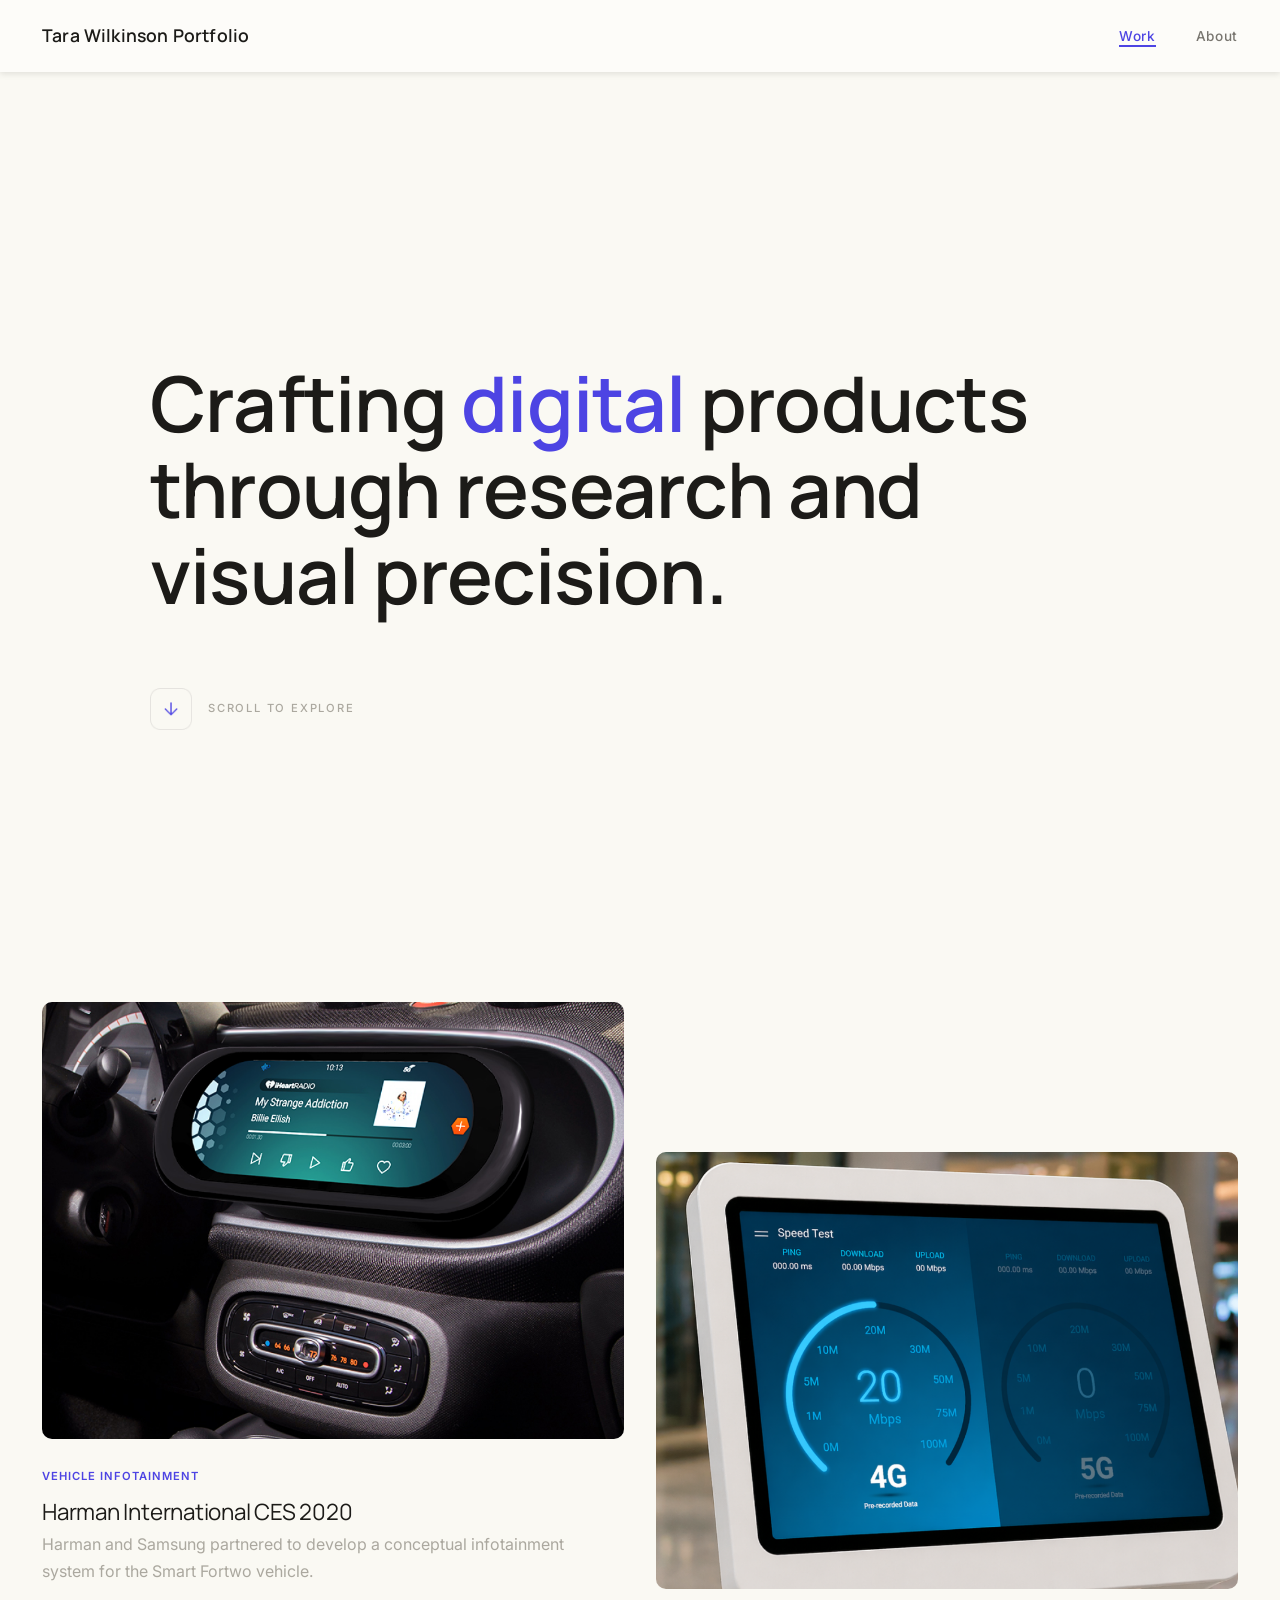
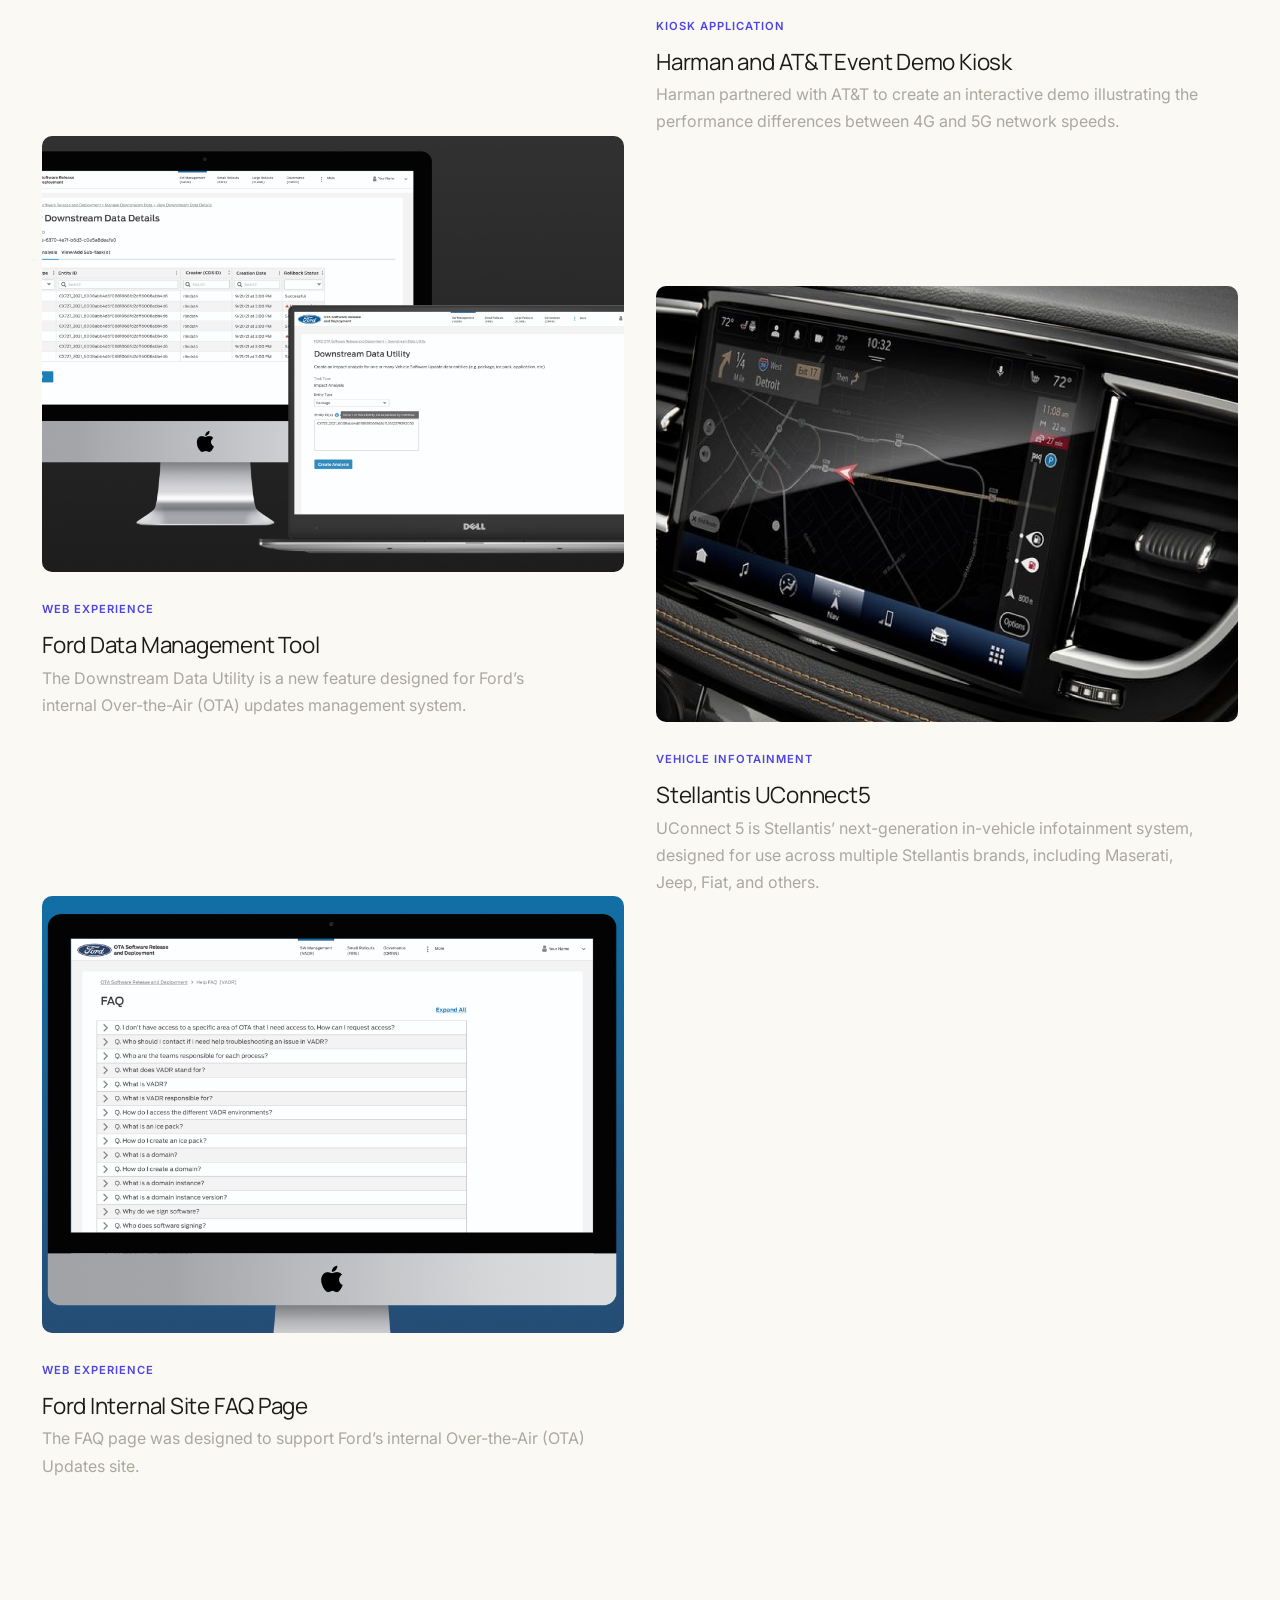
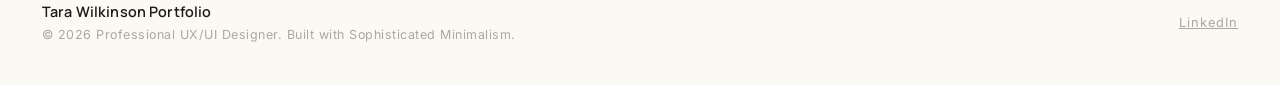
<file: index.html>
<!DOCTYPE html>
<html lang="en">
<head>
  <meta charset="UTF-8" />
  <meta name="viewport" content="width=device-width, initial-scale=1.0" />
  <title>Tara Wilkinson Portfolio</title>
  <link rel="stylesheet" href="styles.css" />
  <link rel="preconnect" href="https://fonts.googleapis.com" />
  <link rel="preconnect" href="https://fonts.gstatic.com" crossorigin />
  <link href="https://fonts.googleapis.com/css2?family=Playfair+Display:ital,wght@0,400;0,600;1,400&family=Inter:wght@300;400;500;600&display=swap" rel="stylesheet" />
</head>
<body>

  <!-- ===== NAVIGATION ===== -->
  <nav class="nav">
    <div class="nav__inner">
      <a href="index.html" class="nav__logo">Tara Wilkinson Portfolio</a>
      <ul class="nav__links">
        <li><a href="index.html" class="nav__link active">Work</a></li>
        <li><a href="about.html" class="nav__link">About</a></li>
      </ul>
    </div>
  </nav>

  <!-- ===== PAGE WRAPPER ===== -->
  <div class="page-wrapper">

    <!-- ===== HERO ===== -->
    <section class="hero">
      <h1 class="hero__headline">
        Crafting <span class="highlight-text">digital</span> products through research and visual precision.
      </h1>
      <div class="hero__scroll">
        <!-- <span class="hero__scroll-line"></span> -->
         <img class="hero__scroll-line" src="images/index/down-arrow.png"/>
        Scroll to explore
      </div>
    </section>

    <!-- ===== PROJECTS ===== -->
    <section class="projects-section" id="work">
      <div class="projects-grid">

        <!-- Card 1: CES 2020 -->
        <a href="ces-2020.html" class="project-card">
          <div class="project-card__img-wrap">
            <img src="images/index/index-1.png" alt="Harman International CES 2020" />
          </div>
          <div class="project-card__body">
            <span class="label project-card__category">vehicle infotainment</span>
            <h2 class="project-card__title">Harman International CES 2020</h2>
            <p class="project-card__description">Harman and Samsung partnered to develop a conceptual infotainment system for the Smart Fortwo vehicle.</p>
          </div>
        </a>

        <!-- Card 2: Kiosk -->
        <a href="kiosk.html" class="project-card project-card-staggered">
          <div class="project-card__img-wrap">
            <img src="images/index/index-2.png" alt="Harman and AT&amp;T Event Demo Kiosk" />
          </div>
          <div class="project-card__body">
            <span class="label project-card__category">kiosk application</span>
            <h2 class="project-card__title">Harman and AT&amp;T Event Demo Kiosk</h2>
            <p class="project-card__description">Harman partnered with AT&T to create an interactive demo illustrating the performance differences between 4G and 5G network speeds.</p>
          </div>
        </a>

        <!-- Card 3: Ford DMT -->
        <a href="ford-dmt.html" class="project-card">
          <div class="project-card__img-wrap">
            <img src="images/index/index-3.png" alt="Ford Data Management Tool" />
          </div>
          <div class="project-card__body">
            <span class="label project-card__category">web experience</span>
            <h2 class="project-card__title">Ford Data Management Tool</h2>
            <p class="project-card__description">The Downstream Data Utility is a new feature designed for Ford’s internal Over-the-Air (OTA) updates management system.</p>
          </div>
        </a>

        <!-- Card 4: UConnect 5 -->
        <a href="uconnect5.html" class="project-card project-card-staggered">
          <div class="project-card__img-wrap">
            <img src="images/index/index-4.png" alt="Stellantis UConnect5" />
          </div>
          <div class="project-card__body">
            <span class="label project-card__category">vehicle infotainment</span>
            <h2 class="project-card__title">Stellantis UConnect5</h2>
            <p class="project-card__description">UConnect 5 is Stellantis’ next-generation in-vehicle infotainment system, designed for use across multiple Stellantis brands, including Maserati, Jeep, Fiat, and others.</p>
          </div>
        </a>

        <!-- Card 5: FAQ Page (wide) -->
        <a href="faq-page.html" class="project-card project-card">
          <div class="project-card__img-wrap">
            <img src="images/index/index-5.png" alt="Ford Internal Site FAQ Page" />
          </div>
          <div class="project-card__body">
            <span class="label project-card__category">web experience</span>
            <h2 class="project-card__title">Ford Internal Site FAQ Page</h2>
            <p class="project-card__description">The FAQ page was designed to support Ford’s internal Over-the-Air (OTA) Updates site. </p>
          </div>
        </a>

      </div>
    </section>

    <!-- ===== FOOTER ===== -->
    <footer class="footer">
      <div class="container footer__inner">
        <div>
            <p class="footer__brand">Tara Wilkinson Portfolio</p>
            <p class="footer__text">&copy; 2026 Professional UX/UI Designer. Built with Sophisticated Minimalism.</p>
        </div>
        <a href="https://www.linkedin.com/in/tara-wilkinson/" target="_blank" rel="noopener noreferrer" class="footer__linkedin">LinkedIn</a>
      </div>
    </footer>

  </div>
</body>
</html>
</file>
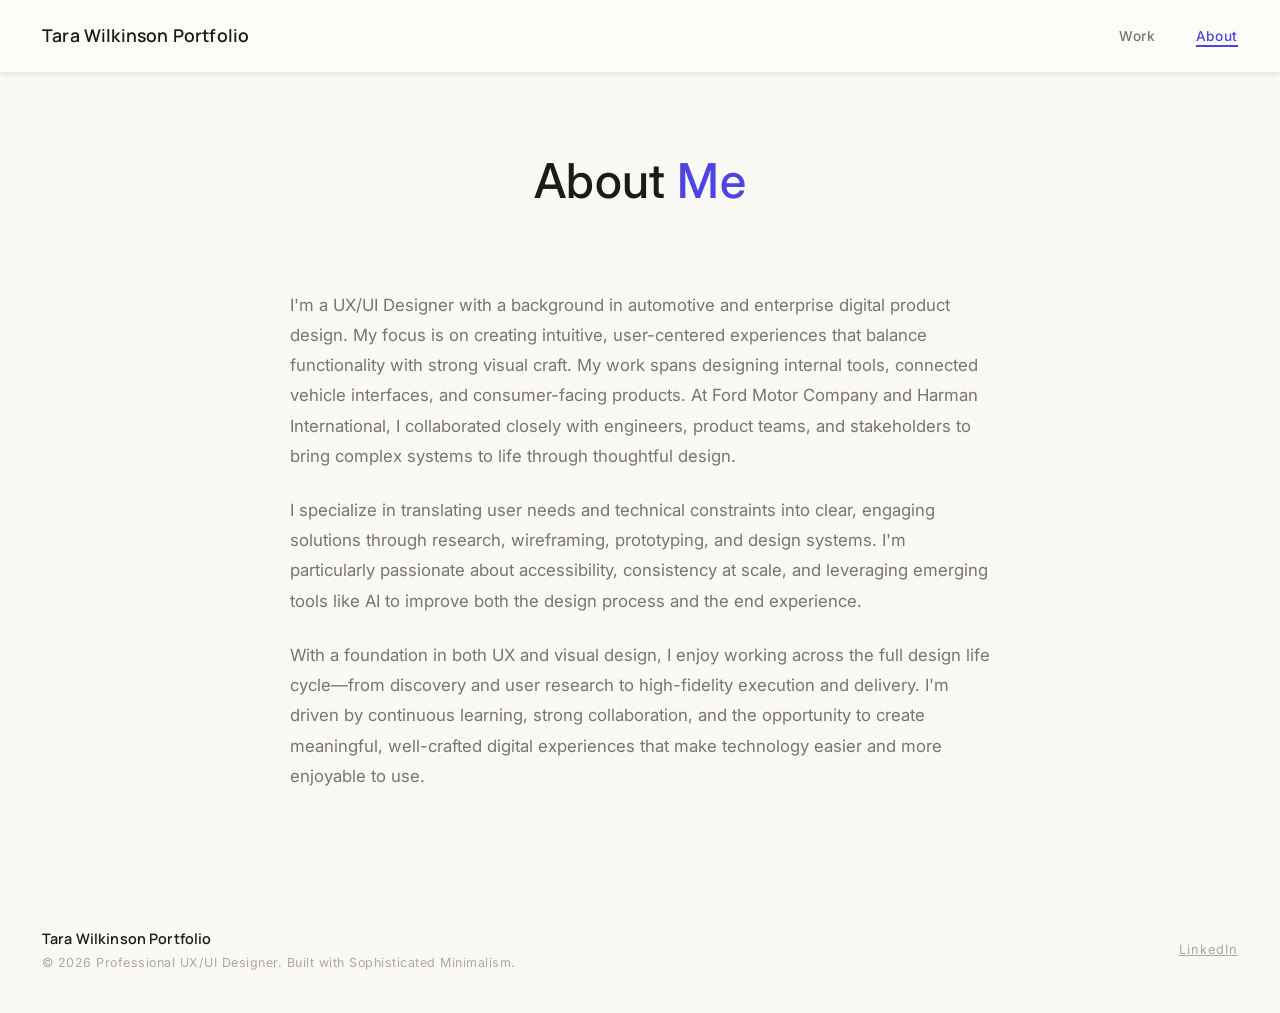
<file: about.html>
<!DOCTYPE html>
<html lang="en">
<head>
  <meta charset="UTF-8" />
  <meta name="viewport" content="width=device-width, initial-scale=1.0" />
  <title>About — Tara Wilkinson Portfolio</title>
  <link rel="stylesheet" href="styles.css" />
  <link rel="preconnect" href="https://fonts.googleapis.com" />
  <link rel="preconnect" href="https://fonts.gstatic.com" crossorigin />
  <link href="https://fonts.googleapis.com/css2?family=Playfair+Display:ital,wght@0,400;0,600;1,400&family=Inter:wght@300;400;500;600&display=swap" rel="stylesheet" />
</head>
<body>

  <nav class="nav">
    <div class="nav__inner">
      <a href="index.html" class="nav__logo">Tara Wilkinson Portfolio</a>
      <ul class="nav__links">
        <li><a href="index.html" class="nav__link">Work</a></li>
        <li><a href="about.html" class="nav__link active">About</a></li>
      </ul>
    </div>
  </nav>

  <div class="page-wrapper">

    <!-- ABOUT INTRO -->
    <section class="about">
      <h1 class="heading about__eyebrow">About <span class="highlight-text">Me</span></h1>
      <div class="about__body">
      </div>
    </section>

    <!-- ABOUT REMAINING -->
    <section class="about about--continued">
      <div class="about__body">
        <p>I'm a UX/UI Designer with a background in automotive and enterprise digital product design. My focus is on creating intuitive, user-centered experiences that balance functionality with strong visual craft. My work spans designing internal tools, connected vehicle interfaces, and consumer-facing products. At Ford Motor Company and Harman International, I collaborated closely with engineers, product teams, and stakeholders to bring complex systems to life through thoughtful design.</p>
        <p>I specialize in translating user needs and technical constraints into clear, engaging solutions through research, wireframing, prototyping, and design systems. I'm particularly passionate about accessibility, consistency at scale, and leveraging emerging tools like AI to improve both the design process and the end experience.</p>
        <p>With a foundation in both UX and visual design, I enjoy working across the full design life cycle—from discovery and user research to high-fidelity execution and delivery. I'm driven by continuous learning, strong collaboration, and the opportunity to create meaningful, well-crafted digital experiences that make technology easier and more enjoyable to use.</p>
      </div>
    </section>

    <footer class="footer">
      <div class="container footer__inner">
        <div>
            <p class="footer__brand">Tara Wilkinson Portfolio</p>
            <p class="footer__text">&copy; 2026 Professional UX/UI Designer. Built with Sophisticated Minimalism.</p>
        </div>
        <a href="https://www.linkedin.com/in/tara-wilkinson/" target="_blank" rel="noopener noreferrer" class="footer__linkedin">LinkedIn</a>
      </div>
    </footer>

  </div>
</body>
</html>
</file>
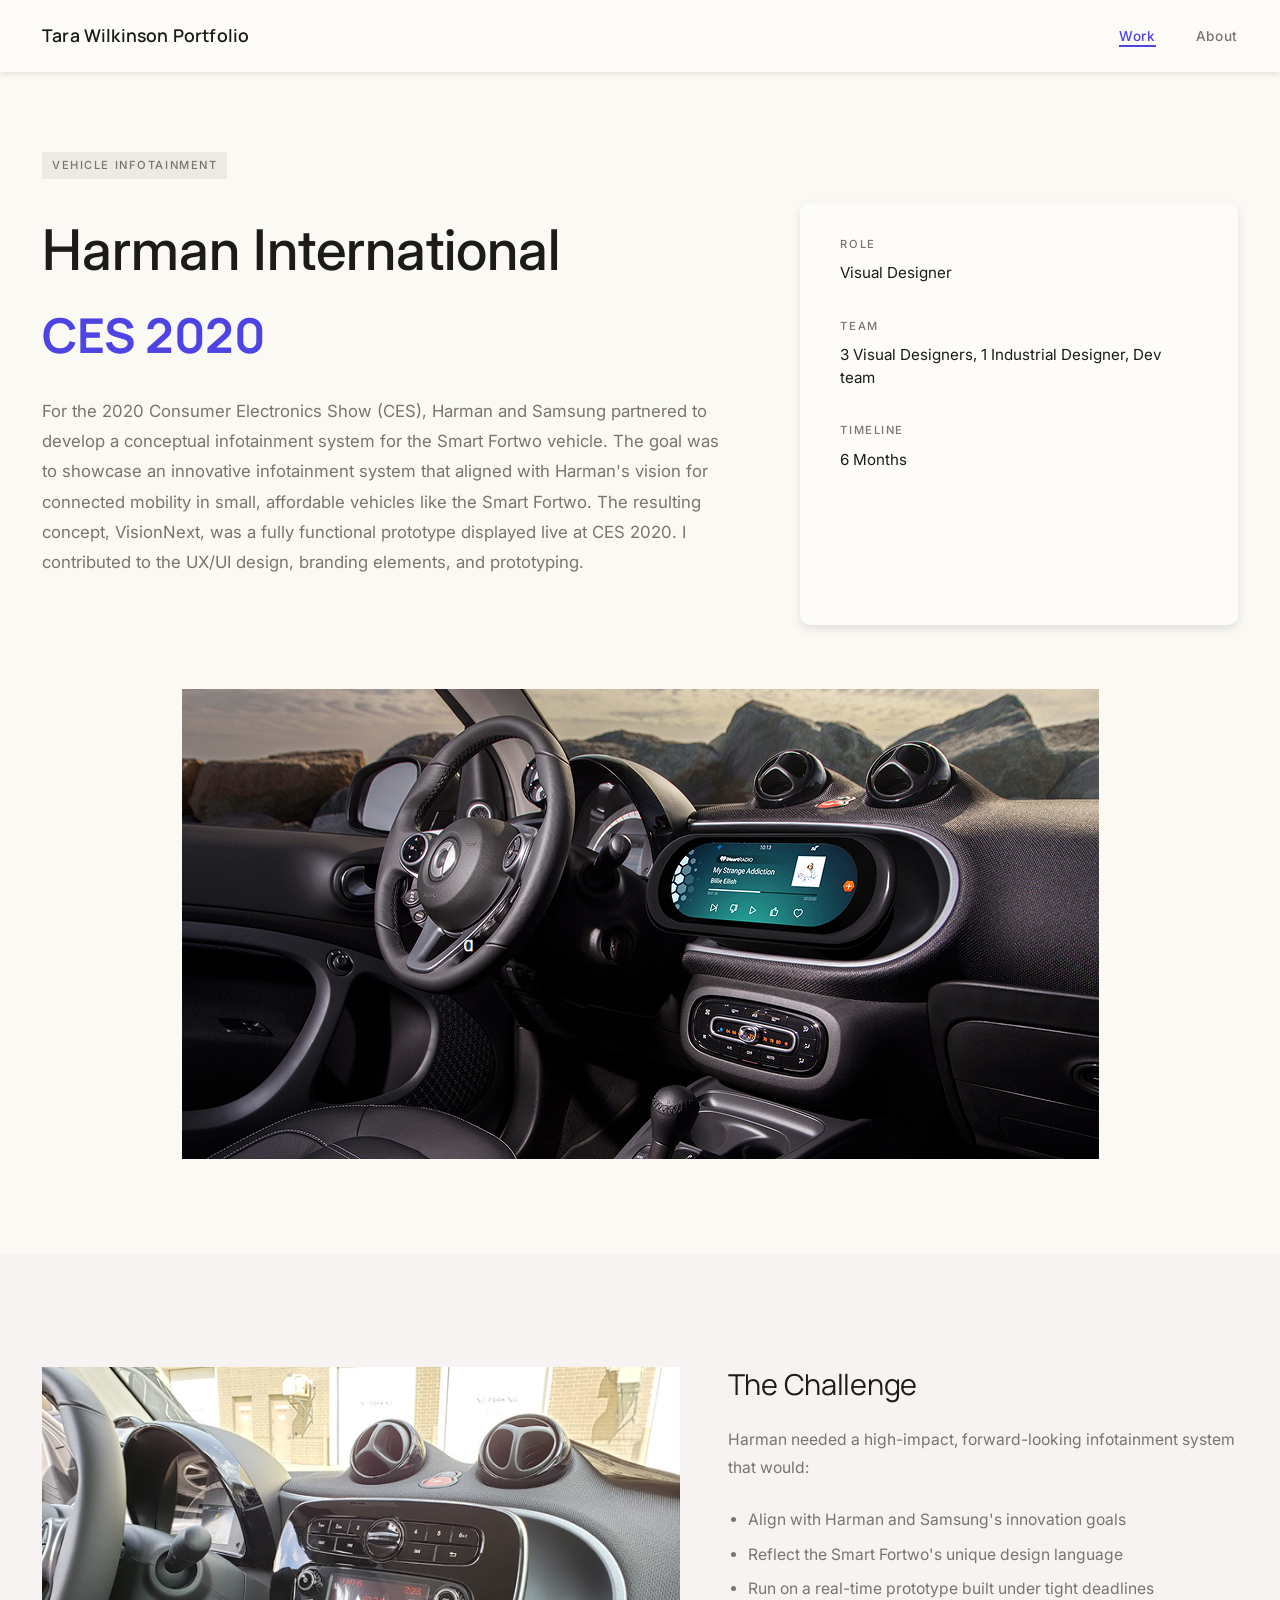
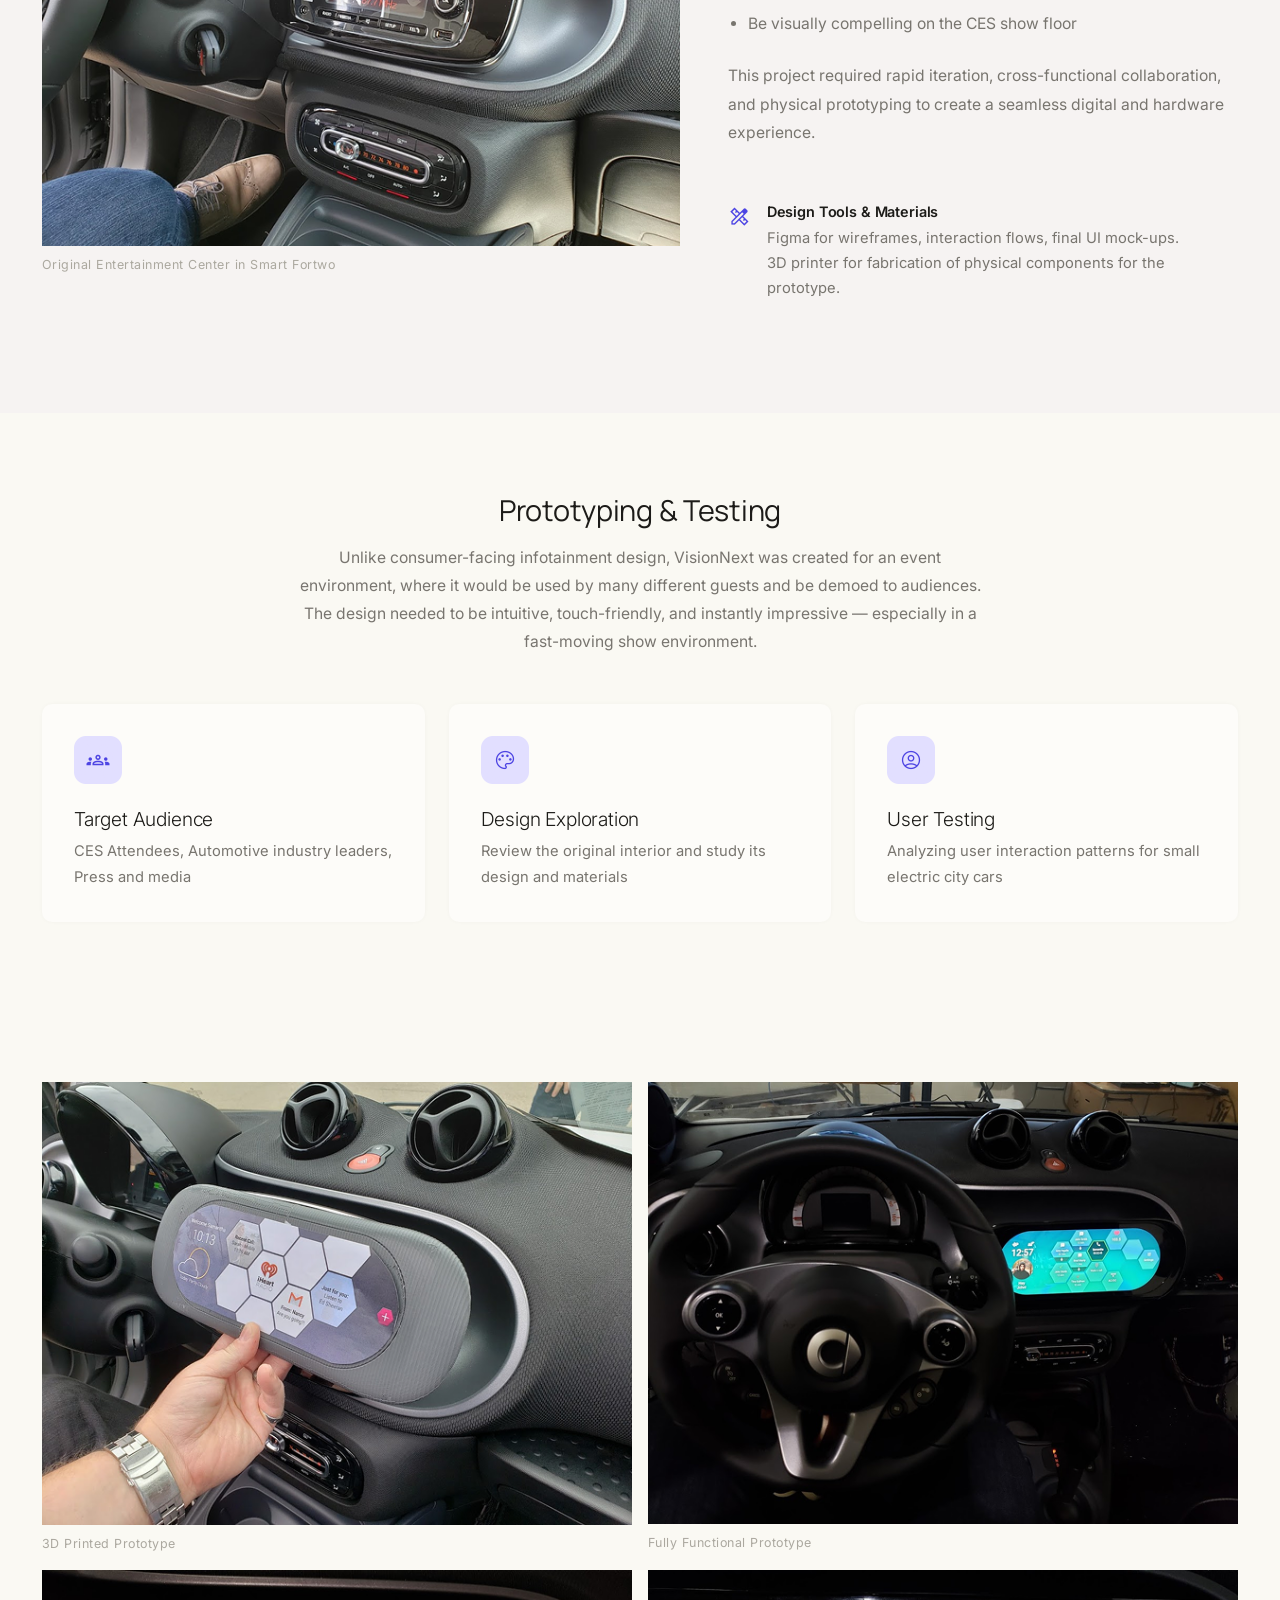
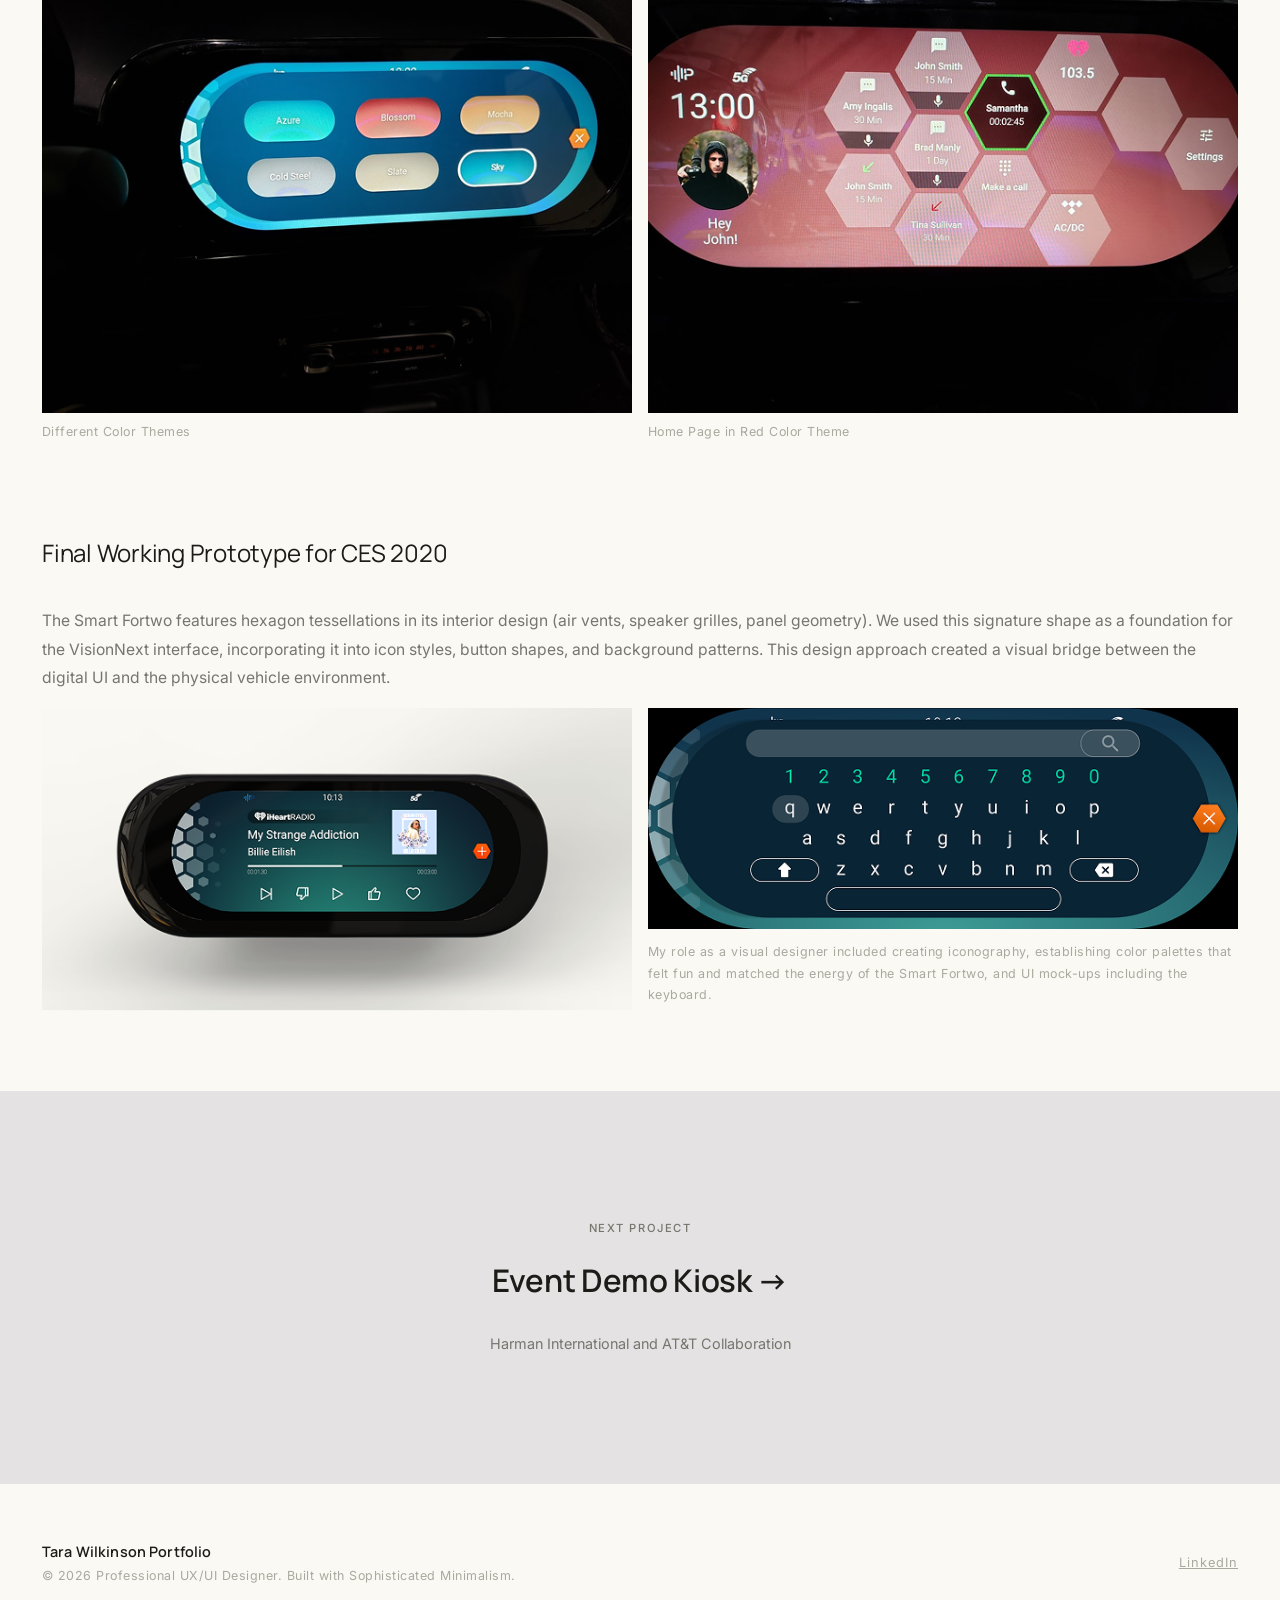
<file: ces-2020.html>
<!DOCTYPE html>
<html lang="en">

  <head>
    <meta charset="UTF-8" />
    <meta name="viewport" content="width=device-width, initial-scale=1.0" />
    <title>CES 2020 — Tara Wilkinson</title>
    <link rel="stylesheet" href="styles.css" />
    <link rel="preconnect" href="https://fonts.googleapis.com" />
    <link rel="preconnect" href="https://fonts.gstatic.com" crossorigin />
    <link
      href="https://fonts.googleapis.com/css2?family=Playfair+Display:ital,wght@0,400;0,600;1,400&family=Inter:wght@300;400;500;600&display=swap"
      rel="stylesheet" />
  </head>

  <body>

    <!-- ===== NAVIGATION ===== -->
    <nav class="nav">
      <div class="nav__inner">
        <a href="index.html" class="nav__logo">Tara Wilkinson Portfolio</a>
        <ul class="nav__links">
          <li><a href="index.html" class="nav__link active">Work</a></li>
          <li><a href="about.html" class="nav__link">About</a></li>
        </ul>
      </div>
    </nav>

    <div class="page-wrapper">

      <!-- ===== PROJECT HERO ===== -->
      <div class="project-hero__container">
        <p class="label project-hero__category">vehicle Infotainment</p>
        <header class="project-hero">
          <div>
            <p class="project-hero__company">Harman International</p>
            <h1 class="project-hero__title">CES 2020</h1>
            <p class="project-hero__desc">
              For the 2020 Consumer Electronics Show (CES), Harman and Samsung partnered to develop a conceptual
              infotainment system for the Smart Fortwo vehicle. The goal was to showcase an innovative infotainment
              system that aligned with Harman's vision for connected mobility in small, affordable vehicles like the
              Smart Fortwo. The resulting concept, VisionNext, was a fully functional prototype displayed live at CES
              2020. I contributed to the UX/UI design, branding elements, and prototyping.
            </p>
          </div>

          <div class="project-meta">
            <div class="project-meta__item">
              <span class="label project-meta__label">Role</span>
              <p class="project-meta__value">Visual Designer</p>
            </div>
            <div class="project-meta__item">
              <span class="label project-meta__label">Team</span>
              <p class="project-meta__value">3 Visual Designers, 1 Industrial Designer, Dev team</p>
            </div>
            <div class="project-meta__item">
              <span class="label project-meta__label">Timeline</span>
              <p class="project-meta__value">6 Months</p>
            </div>
          </div>
        </header>
      </div>

      <!-- ===== HERO IMAGE ===== -->
      <div class="project-body">
        <div class="project-img-full">
          <img src="images/ces/ces-1.png" alt="Modern infortainment screen vehicle interior" />
        </div>
      </div>


      <!-- ===== THE CHALLENGE ===== -->
      <section class="project-section project-section--alt">
        <div class="project-body">
          <div class="project-section__inner project-section__inner--media">
            <figure class="project-section__media">
              <img src="images/ces/ces-2.png" alt="Original Entertainment Center in Smart Fortwo" />
              <figcaption class="project-img-grid--caption">Original Entertainment Center in Smart Fortwo</figcaption>
            </figure>

            <div class="project-section__content">
              <h2 class="project-section__heading">The Challenge</h2>
              <p class="project-section__text">Harman needed a high-impact, forward-looking infotainment system that
                would:</p>
              <ul class="project-section__list">
                <li>Align with Harman and Samsung's innovation goals</li>
                <li>Reflect the Smart Fortwo's unique design language</li>
                <li>Run on a real-time prototype built under tight deadlines</li>
                <li>Be visually compelling on the CES show floor</li>
              </ul>
              <p class="project-section__text">This project required rapid iteration, cross-functional collaboration,
                and physical prototyping to create a seamless digital and hardware experience.</p>

              <aside class="section-note">
                <span class="section-note__icon" aria-hidden="true">
                  <img src="./images/icons/design-icon.png" />
                </span>
                <div class="section-note__body">
                  <h3 class="section-note__title">Design Tools &amp; Materials</h3>
                  <p class="section-note__text">Figma for wireframes, interaction flows, final UI mock-ups.</p>
                  <p class="section-note__text">3D printer for fabrication of physical components for the prototype.</p>
                </div>
              </aside>
            </div>
          </div>
        </div>
      </section>

      <!-- ===== PROJECT BODY ===== -->
      <div class="project-body">


        <!-- Prototyping & Testing -->
        <section class="project-section">
          <div class="section-head section-head--center">
            <h2 class="section-head__title">Prototyping &amp; Testing</h2>
            <p class="section-head__intro">Unlike consumer-facing infotainment design, VisionNext was created for an
              event
              environment, where it would be used by many different guests and be demoed to audiences. The design needed
              to be intuitive, touch-friendly, and instantly impressive — especially in a fast-moving show environment.
            </p>
          </div>

          <div class="info-cards info-cards--3col">
            <div class="info-card">
              <span class="info-card__icon" aria-hidden="true">
                <!-- Replace src with your chosen icon -->
                <img src="./images/icons/user-icon.png" />
              </span>
              <h3 class="info-card__title">Target Audience</h3>
              <p class="info-card__text">CES Attendees, Automotive industry leaders, Press and media</p>
            </div>
            <div class="info-card">
              <span class="info-card__icon" aria-hidden="true">
                <img src="./images/icons/brand-icon.png" />
              </span>
              <h3 class="info-card__title">Design Exploration</h3>
              <p class="info-card__text">Review the original interior and study its design and materials</p>
            </div>
            <div class="info-card">
              <span class="info-card__icon" aria-hidden="true">
                <img src="./images/icons/profile-icon.png" />
              </span>
              <h3 class="info-card__title">User Testing</h3>
              <p class="info-card__text">Analyzing user interaction patterns for small electric city cars</p>
            </div>
          </div>

          <div class="project-img-grid project-img-grid--2col" style="margin-top: 10rem;">
            <div>
              <img src="images/ces/ces-3.png" alt="3D Printed Prototype" />
              <p class="project-img-grid--caption">3D Printed Prototype</p>
            </div>
            <div>
              <img src="images/ces/ces-4.png" alt="Fully Functional Prototype" />
              <p class="project-img-grid--caption">Fully Functional Prototype</p>
            </div>
          </div>

          <div class="project-img-grid project-img-grid--2col" style="margin: 1rem auto 6rem auto;">
            <div>
              <img src="images/ces/ces-5.png" alt="Different Color Themes" />
              <p class="project-img-grid--caption">Different Color Themes</p>
            </div>
            <div>
              <img src="images/ces/ces-6.png" alt="Home Page in Red Color Theme">
              <p class="project-img-grid--caption">Home Page in Red Color Theme</p>
            </div>
          </div>

          <div>
            <h2>Final Working Prototype for CES 2020</h2>
            <p class="project-section__text" style="margin-top: 2.5rem;">The Smart Fortwo features hexagon tessellations
              in its interior design (air vents, speaker grilles, panel geometry). We used this signature shape as a
              foundation for the VisionNext interface, incorporating it into icon styles, button shapes, and background
              patterns. This design approach created a visual bridge between the digital UI and the physical vehicle
              environment.</p>
          </div>

          <div class="project-img-grid project-img-grid--2col" style="margin: 1rem auto auto auto;">
            <div>
              <img src="images/ces/ces-7.png" alt="Final Working Prototype for CES 2020">
            </div>
            <div>
              <img src="images/ces/ces-8.png" alt="Keyboard close-up">
              <p class="project-img-grid--caption" style="margin-top: 0.75rem;">My role as a visual designer included
                creating iconography, establishing color palettes that felt fun and matched the energy of the Smart
                Fortwo, and UI mock-ups including the keyboard.</p>
            </div>
          </div>
        </section>

      </div><!-- /project-body -->

      <!-- ===== NEXT PROJECT ===== -->
      <a href="kiosk.html" class="next-project container">
        <div>
          <p class="label next-project__label">Next Project</p>
          <h3 class="next-project__title">Event Demo Kiosk →</h3>
          <p class="next-project__company">Harman International and AT&amp;T Collaboration</p>
        </div>
      </a>

      <!-- ===== FOOTER ===== -->
      <footer class="footer">
        <div class="container footer__inner">
          <div>
            <p class="footer__brand">Tara Wilkinson Portfolio</p>
            <p class="footer__text">&copy; 2026 Professional UX/UI Designer. Built with Sophisticated Minimalism.</p>
          </div>
          <a href="https://www.linkedin.com/in/tara-wilkinson/" target="_blank" rel="noopener noreferrer"
            class="footer__linkedin">LinkedIn</a>
        </div>
      </footer>

    </div>
  </body>

</html>
</file>
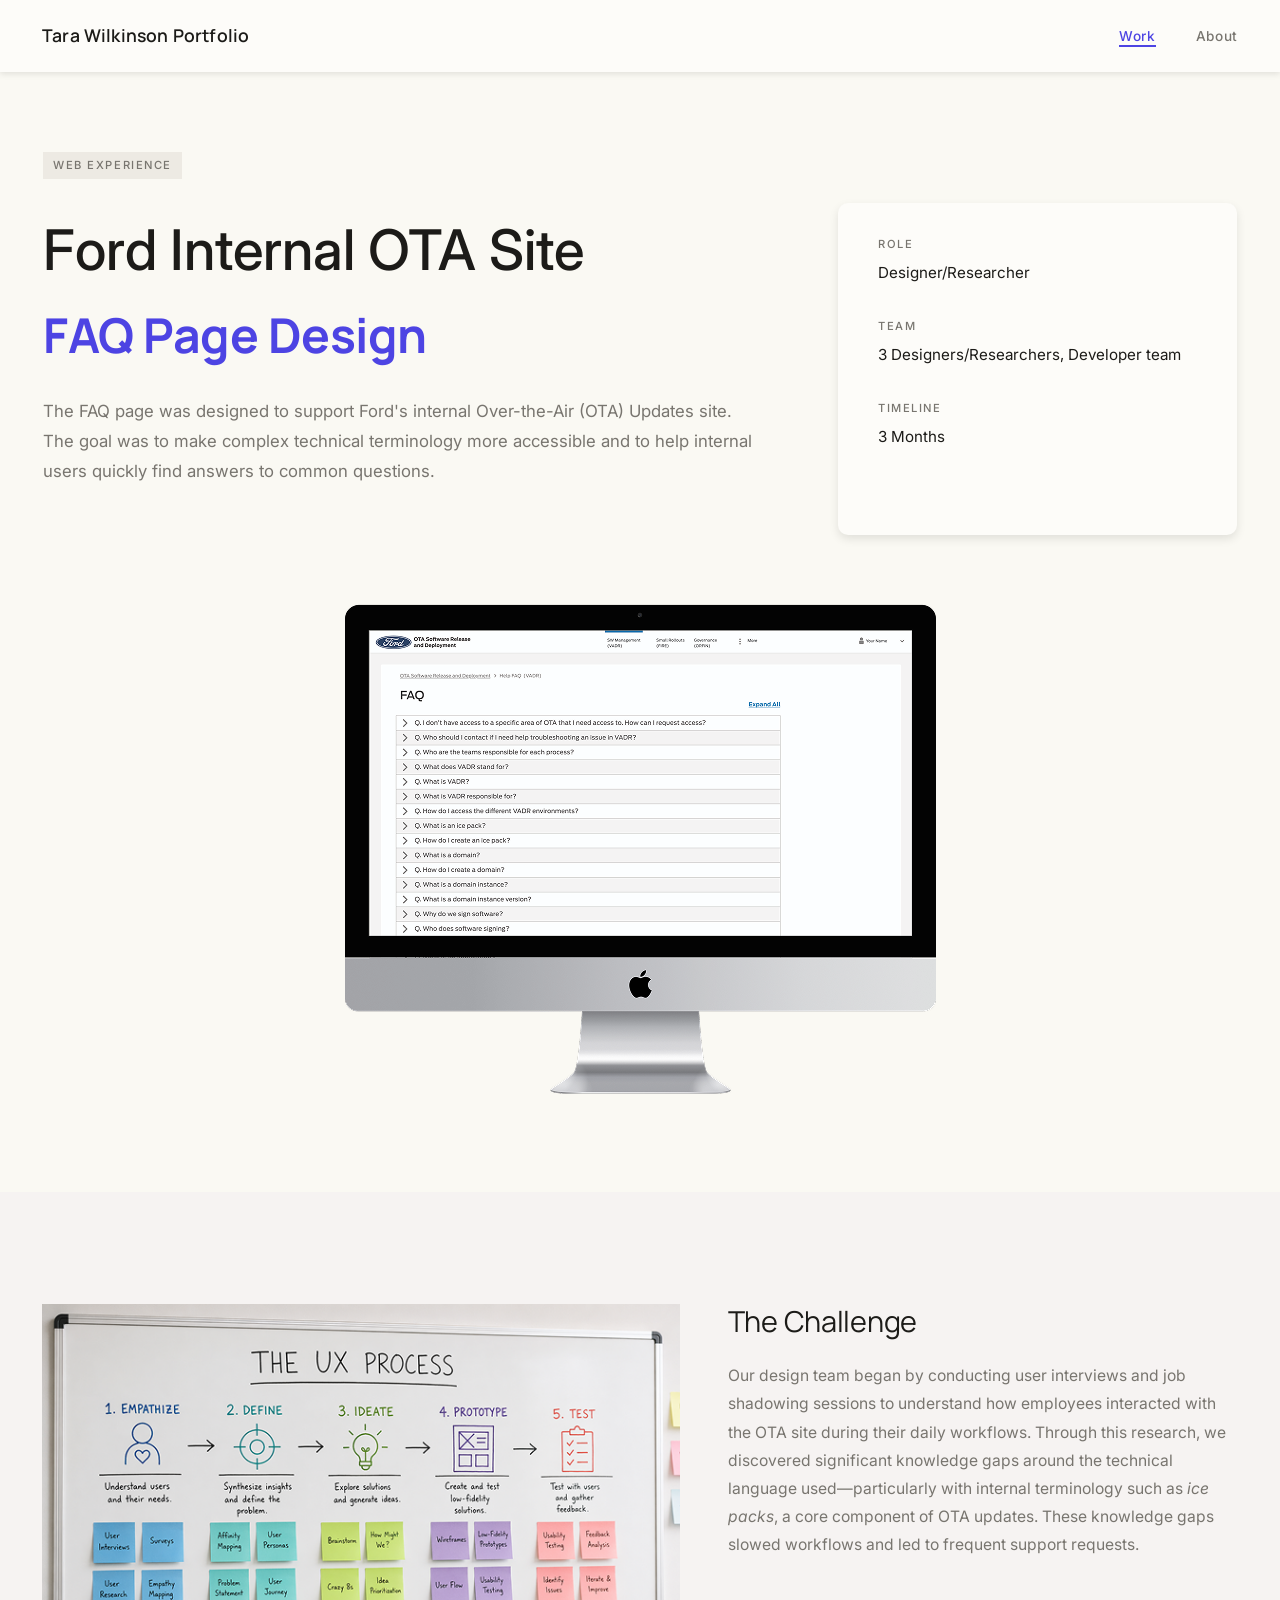
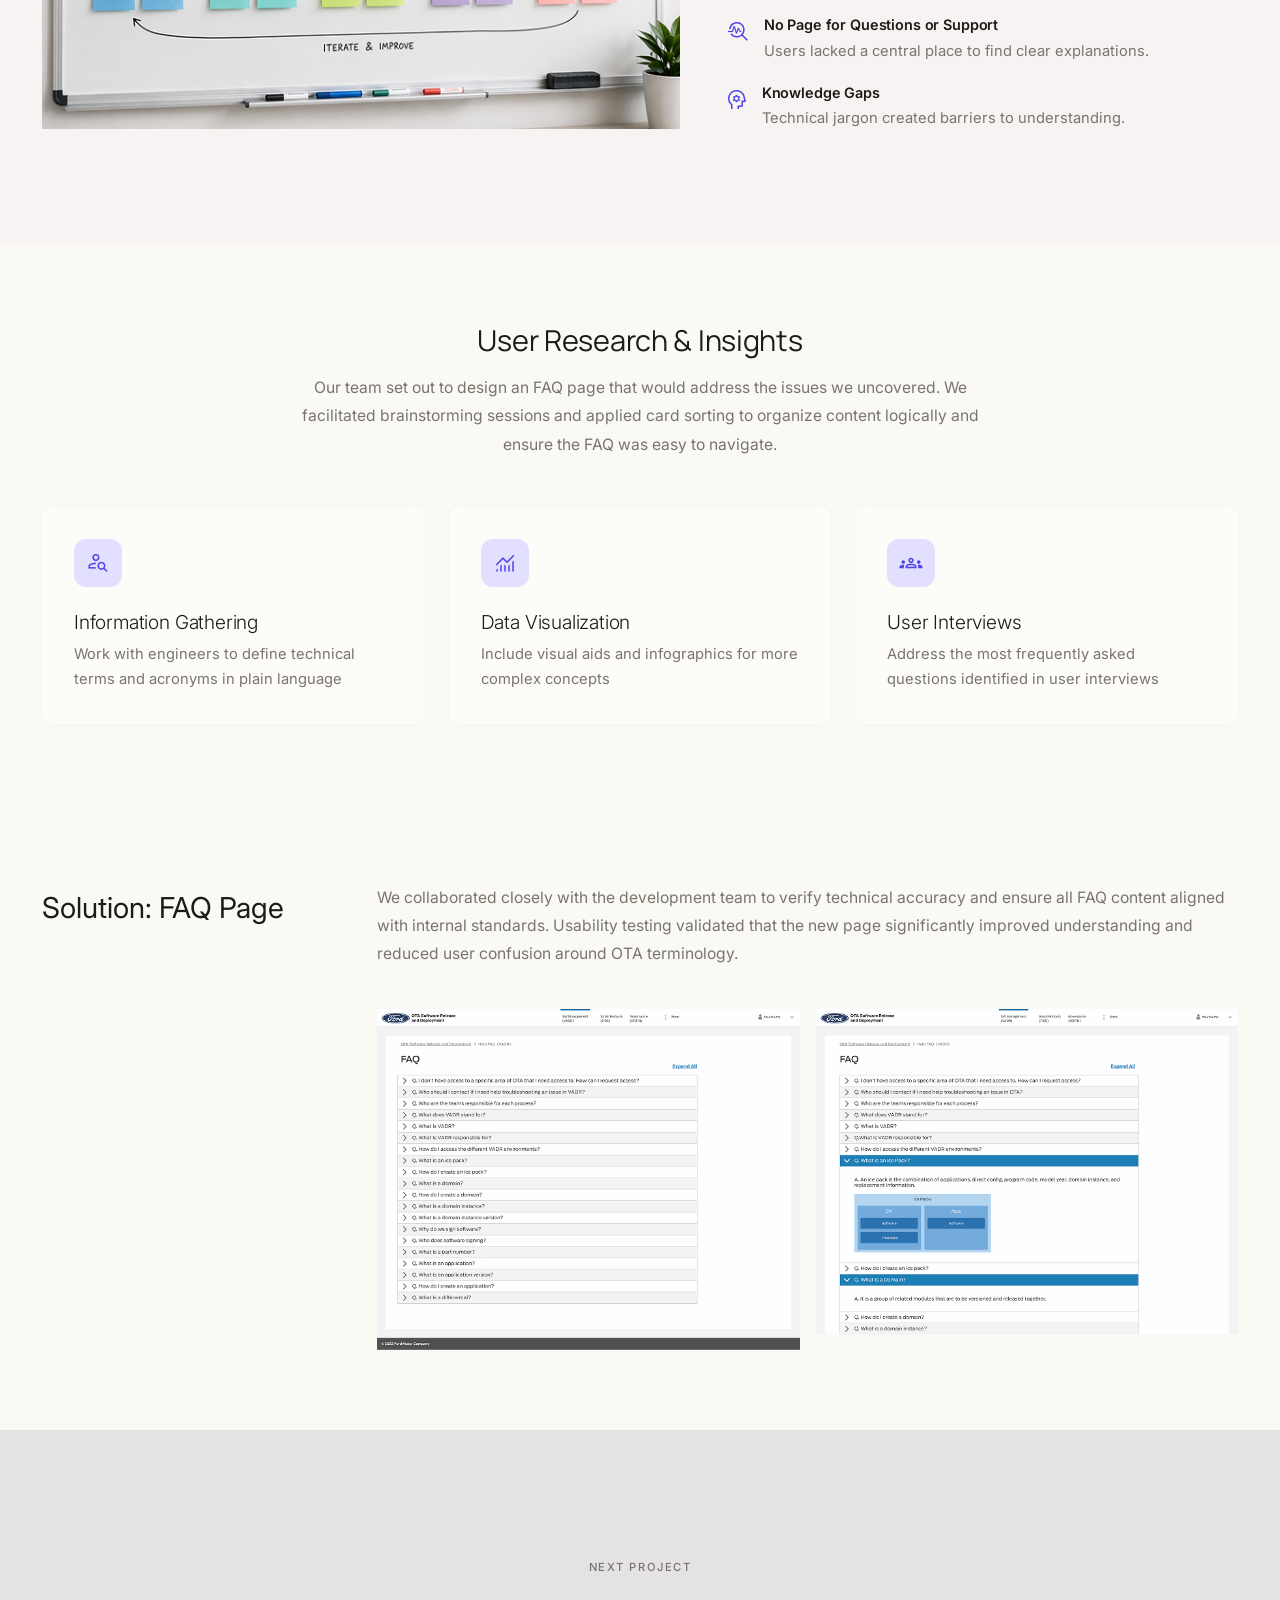
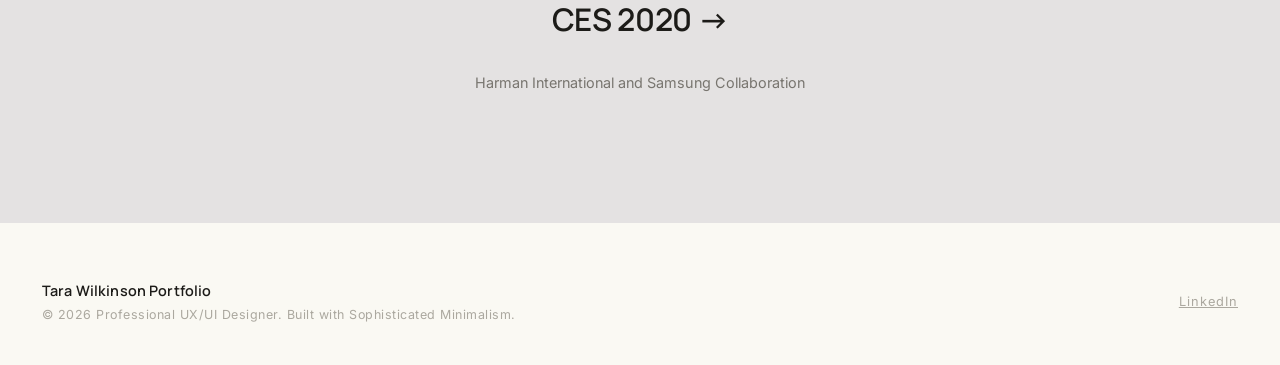
<file: faq-page.html>
<!DOCTYPE html>
<html lang="en">

  <head>
    <meta charset="UTF-8" />
    <meta name="viewport" content="width=device-width, initial-scale=1.0" />
    <title>FAQ Page Design — Tara Wilkinson</title>
    <link rel="stylesheet" href="styles.css" />
    <link rel="preconnect" href="https://fonts.googleapis.com" />
    <link rel="preconnect" href="https://fonts.gstatic.com" crossorigin />
    <link
      href="https://fonts.googleapis.com/css2?family=Playfair+Display:ital,wght@0,400;0,600;1,400&family=Inter:wght@300;400;500;600&display=swap"
      rel="stylesheet" />
  </head>

  <body>

    <!-- ===== NAVIGATION ===== -->
    <nav class="nav">
      <div class="nav__inner">
        <a href="index.html" class="nav__logo">Tara Wilkinson Portfolio</a>
        <ul class="nav__links">
          <li><a href="index.html" class="nav__link active">Work</a></li>
          <li><a href="about.html" class="nav__link">About</a></li>
        </ul>
      </div>
    </nav>

    <div class="page-wrapper">

      <!-- ===== PROJECT HERO ===== -->
      <div class="project-hero__container">
        <p class="label project-hero__category">web EXPERIENCE</p>
        <header class="project-hero">
          <div>
            <p class="project-hero__company">Ford Internal OTA Site</p>
            <h1 class="project-hero__title">FAQ Page Design</h1>
            <p class="project-hero__desc">
              The FAQ page was designed to support Ford's internal Over-the-Air (OTA) Updates site. The goal was to make
              complex technical terminology more accessible and to help internal users quickly find answers to common
              questions.
            </p>
          </div>


          <div class="project-meta">
            <div class="project-meta__item">
              <span class="label project-meta__label">Role</span>
              <p class="project-meta__value">Designer/Researcher</p>
            </div>
            <div class="project-meta__item">
              <span class="label project-meta__label">Team</span>
              <p class="project-meta__value">3 Designers/Researchers, Developer team</p>
            </div>
            <div class="project-meta__item">
              <span class="label project-meta__label">Timeline</span>
              <p class="project-meta__value">3 Months</p>
            </div>
          </div>
        </header>
      </div>

      <!-- ===== HERO IMAGE ===== -->
      <div class="project-body">
        <div class="project-img-full">
          <img src="images/faq/faq-1.png" alt="Ford FAQ form on Computer" />
        </div>
      </div>

      <!-- ===== THE CHALLENGE (full-width alt band) ===== -->
      <section class="project-section project-section--alt">
        <div class="project-body">
          <div class="project-section__inner project-section__inner--media">
            <figure class="project-section__media">
              <img src="images/faq/faq-2.png" alt="FAQ Page challenge" />
              <!-- <figcaption class="project-img-grid--caption">Caption goes here</figcaption> -->
            </figure>

            <div class="project-section__content">
              <h2 class="project-section__heading">The Challenge</h2>
              <p class="project-section__text">Our design team began by conducting user interviews and job shadowing
                sessions to understand how employees interacted with the OTA site during their daily workflows. Through
                this research, we discovered significant knowledge gaps around the technical language used—particularly
                with internal terminology such as <em>ice packs</em>, a core component of OTA updates. These knowledge
                gaps slowed workflows and led to frequent support requests.</p>

              <aside class="section-note">
                <span class="section-note__icon" aria-hidden="true">
                  <!-- Replace src with your chosen icon -->
                  <img src="./images/icons/pulse-icon.png" />
                </span>
                <div class="section-note__body">
                  <h3 class="section-note__title">No Page for Questions or Support</h3>
                  <p class="section-note__text">Users lacked a central place to find clear explanations.</p>
                </div>
              </aside>

              <aside class="section-note">
                <span class="section-note__icon" aria-hidden="true">
                  <!-- Replace src with your chosen icon -->
                  <img src="./images/icons/knowledge-icon.png" />
                </span>
                <div class="section-note__body">
                  <h3 class="section-note__title">Knowledge Gaps</h3>
                  <p class="section-note__text">Technical jargon created barriers to understanding.</p>
                </div>
              </aside>
            </div>
          </div>
        </div>
      </section>


      <!-- ===== PROJECT BODY ===== -->
      <div class="project-body">

        <!-- User Research & Insights -->
        <section class="project-section">
          <div class="section-head section-head--center">
            <h2 class="section-head__title">User Research &amp; Insights</h2>
            <p class="section-head__intro">Our team set out to design an FAQ page that would address the issues we
              uncovered. We facilitated brainstorming sessions and applied card sorting to organize content logically
              and ensure the FAQ was easy to navigate.</p>
          </div>

          <div class="info-cards info-cards--3col">
            <div class="info-card">
              <span class="info-card__icon" aria-hidden="true">
                <!-- Replace src with your chosen icon -->
                <img src="./images/icons/info-icon.png" />
              </span>
              <h3 class="info-card__title">Information Gathering</h3>
              <p class="info-card__text">Work with engineers to define technical terms and acronyms in plain language
              </p>
            </div>

            <div class="info-card">
              <span class="info-card__icon" aria-hidden="true">
                <!-- Replace src with your chosen icon -->
                <img src="./images/icons/data-icon.png" />
              </span>
              <h3 class="info-card__title">Data Visualization</h3>
              <p class="info-card__text">Include visual aids and infographics for more complex concepts</p>
            </div>

            <div class="info-card">
              <span class="info-card__icon" aria-hidden="true">
                <!-- Replace src with your chosen icon -->
                <img src="./images/icons/user-icon.png" />
              </span>
              <h3 class="info-card__title">User Interviews</h3>
              <p class="info-card__text">Address the most frequently asked questions identified in user interviews</p>
            </div>
          </div>
        </section>

        <!-- The Solution: FAQ Page -->
        <section class="project-section">
          <div class="project-section__inner">
            <div class="project-section__label-col">
              <p class="section-head__title">Solution: FAQ Page</p>
            </div>
            <div class="project-section__content">
              <p class="project-section__text">We collaborated closely with the development team to verify technical
                accuracy and ensure all FAQ content aligned with internal standards. Usability testing validated that
                the new page significantly improved understanding and reduced user confusion around OTA terminology.</p>
              <div class="project-img-grid project-img-grid--2col" style="margin-top: 2.5rem;">
                <div>
                  <img src="images/faq/faq-3.png" alt="Blue theme HVAC controls">
                </div>
                <div>
                  <img src="images/faq/faq-4.png" alt="Red theme HVAC controls">
                </div>
              </div>
            </div>
          </div>
        </section>

      </div><!-- /project-body -->

      <!-- ===== NEXT PROJECT ===== -->
      <a href="ces-2020.html" class="next-project container">
        <div>
          <p class="label next-project__label">Next Project</p>
          <h3 class="next-project__title">CES 2020 →</h3>
          <p class="next-project__company">Harman International and Samsung Collaboration</p>
        </div>
      </a>

      <!-- ===== FOOTER ===== -->
      <footer class="footer">
        <div class="container footer__inner">
          <div>
            <p class="footer__brand">Tara Wilkinson Portfolio</p>
            <p class="footer__text">&copy; 2026 Professional UX/UI Designer. Built with Sophisticated Minimalism.</p>
          </div>
          <a href="https://www.linkedin.com/in/tara-wilkinson/" target="_blank" rel="noopener noreferrer"
            class="footer__linkedin">LinkedIn</a>
        </div>
      </footer>

    </div>
  </body>

</html>
</file>
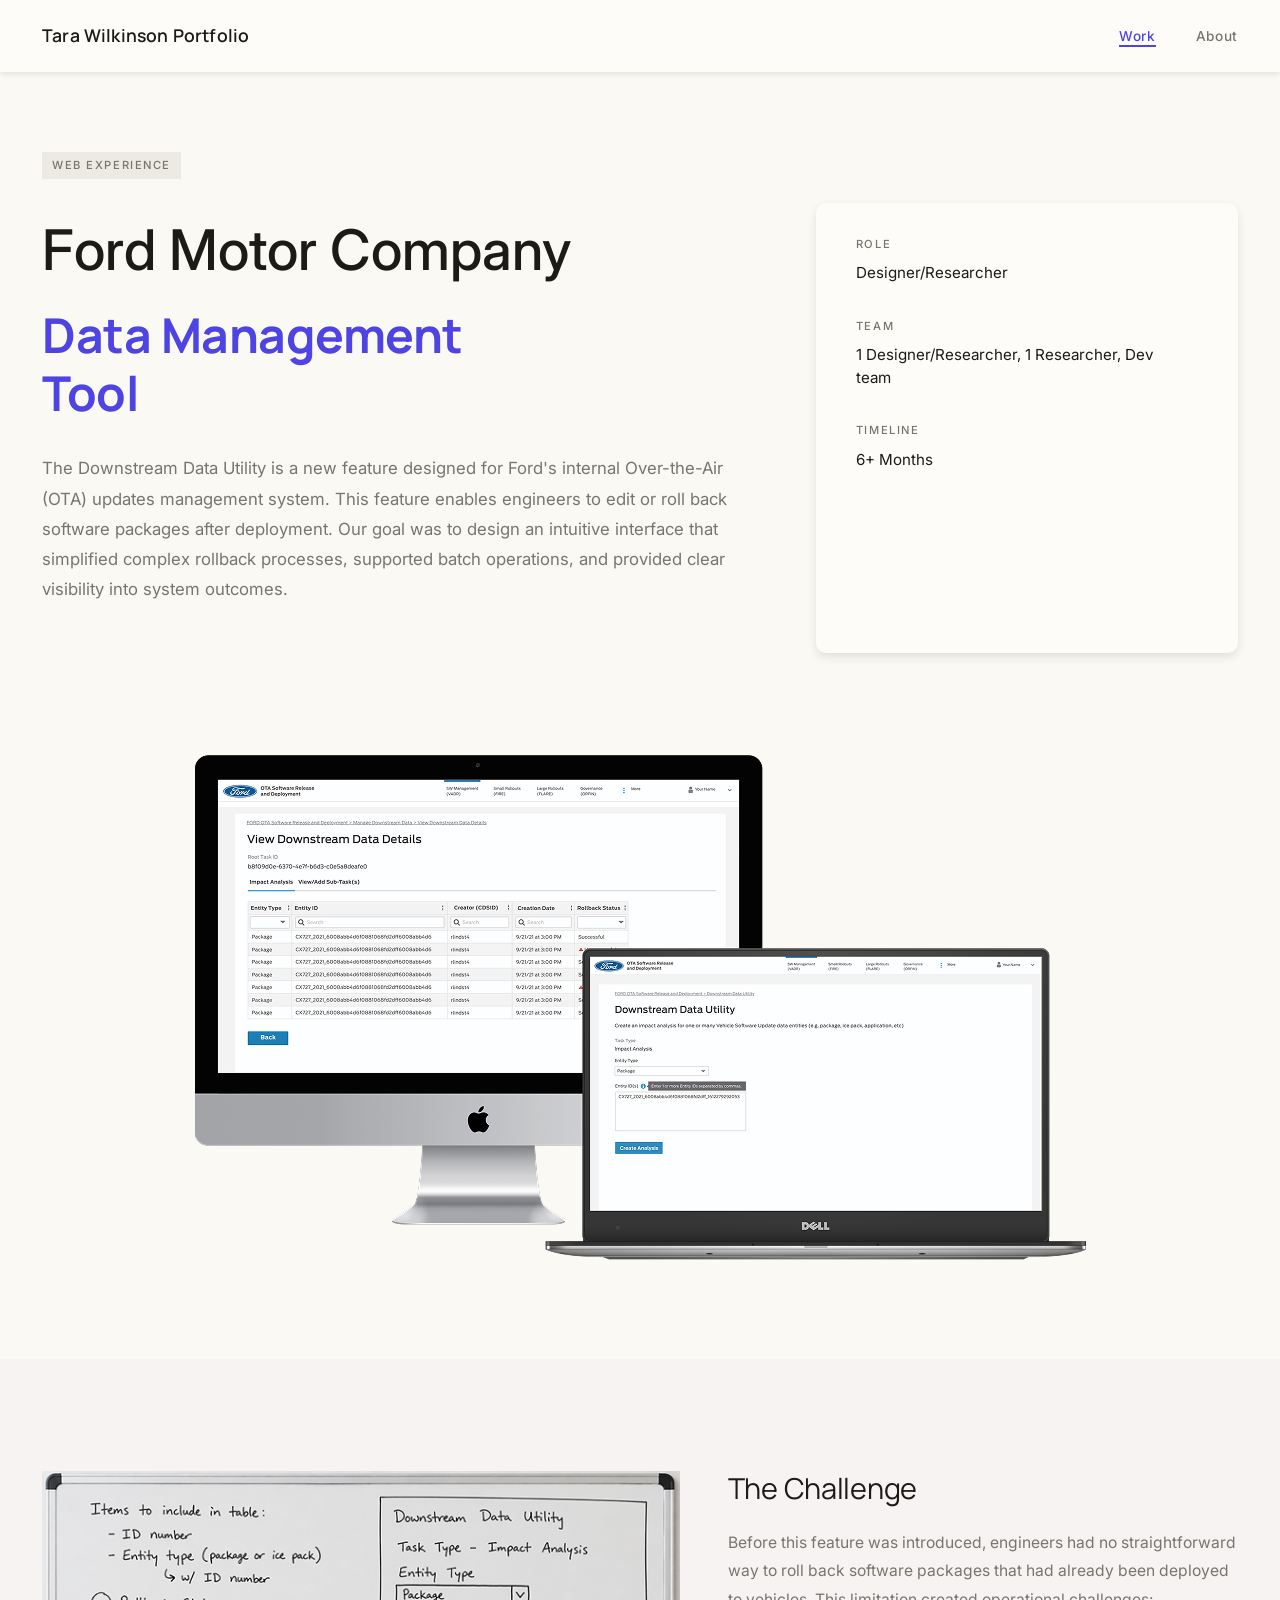
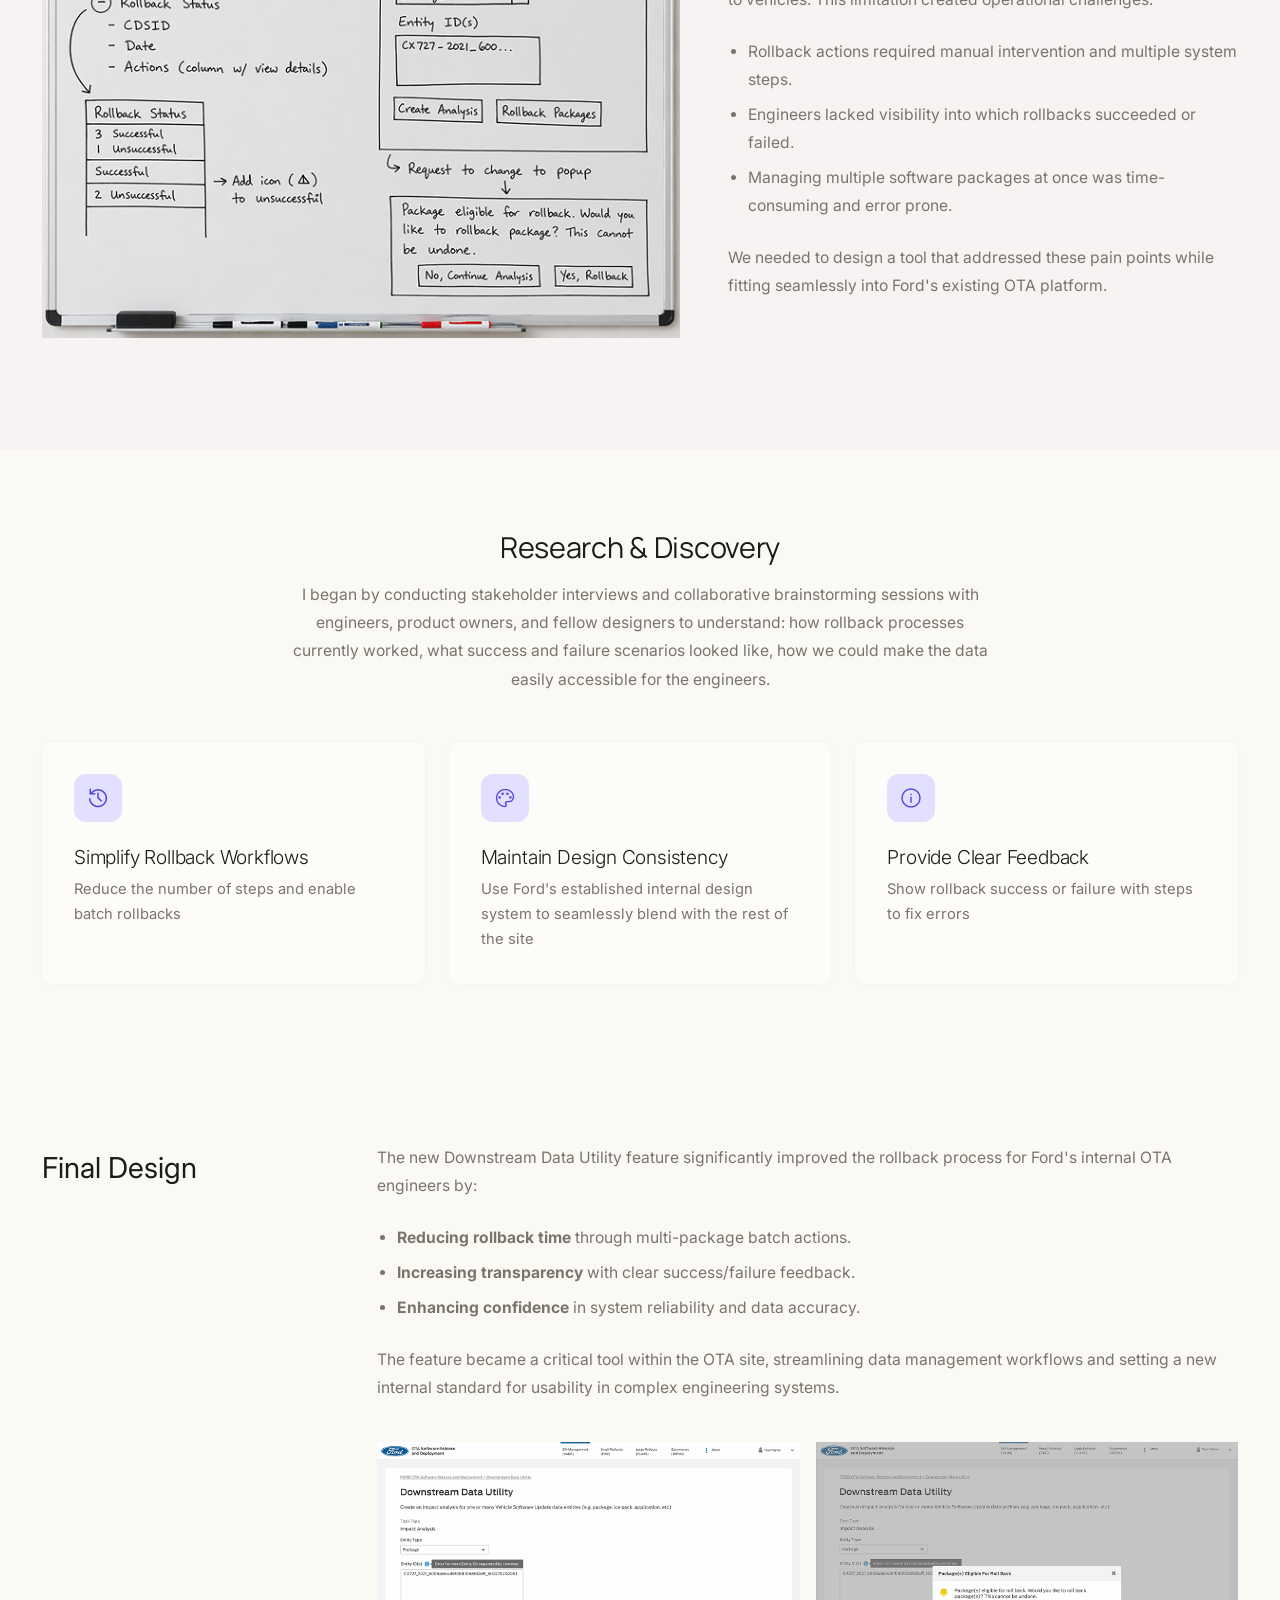
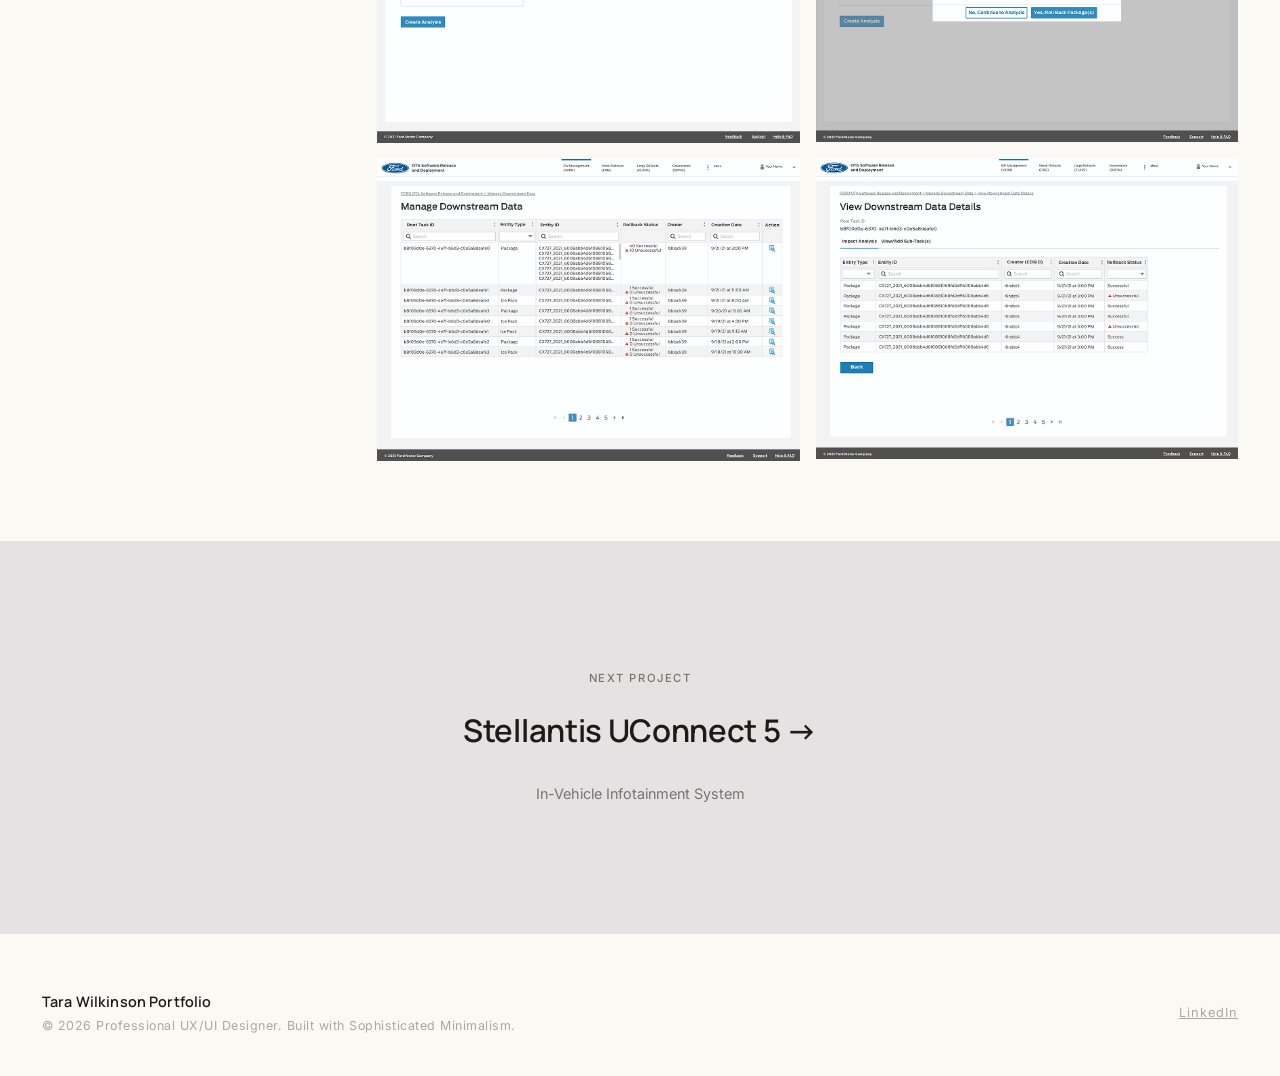
<file: ford-dmt.html>
<!DOCTYPE html>
<html lang="en">

  <head>
    <meta charset="UTF-8" />
    <meta name="viewport" content="width=device-width, initial-scale=1.0" />
    <title>Data Management Tool — Tara Wilkinson</title>
    <link rel="stylesheet" href="styles.css" />
    <link rel="preconnect" href="https://fonts.googleapis.com" />
    <link rel="preconnect" href="https://fonts.gstatic.com" crossorigin />
    <link
      href="https://fonts.googleapis.com/css2?family=Playfair+Display:ital,wght@0,400;0,600;1,400&family=Inter:wght@300;400;500;600&display=swap"
      rel="stylesheet" />
  </head>

  <body>

    <!-- ===== NAVIGATION ===== -->
    <nav class="nav">
      <div class="nav__inner">
        <a href="index.html" class="nav__logo">Tara Wilkinson Portfolio</a>
        <ul class="nav__links">
          <li><a href="index.html" class="nav__link active">Work</a></li>
          <li><a href="about.html" class="nav__link">About</a></li>
        </ul>
      </div>
    </nav>

    <div class="page-wrapper">

      <!-- ===== PROJECT HERO ===== -->
      <div class="project-hero__container">
        <p class="label project-hero__category">web experience</p>
        <header class="project-hero">
          <div>
            <p class="project-hero__company">Ford Motor Company</p>
            <h1 class="project-hero__title">Data Management Tool</h1>
            <p class="project-hero__desc">
              The Downstream Data Utility is a new feature designed for Ford's internal Over-the-Air (OTA) updates
              management system. This feature enables engineers to edit or roll back software packages after deployment.
              Our goal was to design an intuitive interface that simplified complex rollback processes, supported batch
              operations, and provided clear visibility into system outcomes.
            </p>
          </div>

          <div class="project-meta">
            <div class="project-meta__item">
              <span class="label project-meta__label">Role</span>
              <p class="project-meta__value">Designer/Researcher</p>
            </div>
            <div class="project-meta__item">
              <span class="label project-meta__label">Team</span>
              <p class="project-meta__value">1 Designer/Researcher, 1 Researcher, Dev team</p>
            </div>
            <div class="project-meta__item">
              <span class="label project-meta__label">Timeline</span>
              <p class="project-meta__value">6+ Months</p>
            </div>
          </div>
        </header>
      </div>

      <!-- ===== HERO IMAGE ===== -->
      <div class="project-body">
        <div class="project-img-full">
          <!-- Replace with: <img src="images/ford-dmt-hero.jpg" alt="Ford Data Management Tool Interface"> -->
          <img src="images/dmt/dmt-1.png" alt="Ford Data Management Tool Interface">
        </div>
      </div>

      <!-- ===== THE CHALLENGE (full-width alt band) ===== -->
      <section class="project-section project-section--alt">
        <div class="project-body">
          <div class="project-section__inner project-section__inner--media">
            <figure class="project-section__media">
              <img src="images/dmt/dmt-2.png" alt="Data Management Tool challenge" />
              <!-- <figcaption class="project-img-grid--caption">Caption goes here</figcaption> -->
            </figure>

            <div class="project-section__content">
              <h2 class="project-section__heading">The Challenge</h2>
              <p class="project-section__text">Before this feature was introduced, engineers had no straightforward way
                to roll back software packages that had already been deployed to vehicles. This limitation created
                operational challenges:</p>
              <ul class="project-section__list">
                <li>Rollback actions required manual intervention and multiple system steps.</li>
                <li>Engineers lacked visibility into which rollbacks succeeded or failed.</li>
                <li>Managing multiple software packages at once was time-consuming and error prone.</li>
              </ul>
              <p class="project-section__text">We needed to design a tool that addressed these pain points while fitting
                seamlessly into Ford's existing OTA platform.</p>
            </div>
          </div>
        </div>
      </section>

      <div class="project-body">

        <!-- Research & Discovery -->
        <section class="project-section">
          <div class="section-head section-head--center">
            <h2 class="section-head__title">Research &amp; Discovery</h2>
            <p class="section-head__intro">I began by conducting stakeholder interviews and collaborative brainstorming
              sessions with engineers, product owners, and fellow designers to understand: how rollback processes
              currently worked, what success and failure scenarios looked like, how we could make the data easily
              accessible for the engineers.</p>
          </div>

          <div class="info-cards info-cards--3col">
            <div class="info-card">
              <span class="info-card__icon" aria-hidden="true">
                <!-- Replace src with your chosen icon -->
                <img src="./images/icons/rollback-icon.png" />
              </span>
              <h3 class="info-card__title">Simplify Rollback Workflows</h3>
              <p class="info-card__text">Reduce the number of steps and enable batch rollbacks</p>
            </div>
            <div class="info-card">
              <span class="info-card__icon" aria-hidden="true">
                <img src="./images/icons/brand-icon.png" />
              </span>
              <h3 class="info-card__title">Maintain Design Consistency</h3>
              <p class="info-card__text">Use Ford's established internal design system to seamlessly blend with the rest
                of the site</p>
            </div>
            <div class="info-card">
              <span class="info-card__icon" aria-hidden="true">
                <img src="./images/icons/feedback-icon.png" />
              </span>
              <h3 class="info-card__title">Provide Clear Feedback</h3>
              <p class="info-card__text">Show rollback success or failure with steps to fix errors</p>
            </div>
          </div>
        </section>

        <!-- Final Design -->
        <section class="project-section">
          <div class="project-section__inner">
            <div class="project-section__label-col">
              <p class="section-head__title">Final Design</p>
            </div>
            <div class="project-section__content">
              <p class="project-section__text">The new Downstream Data Utility feature significantly improved the
                rollback process for Ford's internal OTA engineers by:</p>
              <ul class="project-section__list">
                <li><b>Reducing rollback time</b> through multi-package batch actions.</li>
                <li><b>Increasing transparency</b> with clear success/failure feedback.</li>
                <li><b>Enhancing confidence</b> in system reliability and data accuracy.</li>
              </ul>
              <p class="project-section__text">The feature became a critical tool within the OTA site, streamlining data
                management workflows and setting a new internal standard for usability in complex engineering systems.
              </p>
              <div class="project-img-grid project-img-grid--2col" style="margin-top: 2.5rem;">
                <div>
                  <img src="images/dmt/dmt-3.png" alt="Early design iteration of speed test">
                </div>
                <div>
                  <img src="images/dmt/dmt-4.png" alt="Early iteration of video screen">
                </div>
                <div>
                  <img src="images/dmt/dmt-5.png" alt="Modern speed test design">
                </div>
                <div>
                  <img src="images/dmt/dmt-6.png" alt="Immersive video design">
                </div>
              </div>
            </div>
          </div>
        </section>

      </div><!-- /project-body -->

      <!-- ===== NEXT PROJECT ===== -->
      <a href="uconnect5.html" class="next-project container">
        <div>
          <p class="label next-project__label">Next Project</p>
          <h3 class="next-project__title">Stellantis UConnect 5 →</h3>
          <p class="next-project__company">In-Vehicle Infotainment System</p>
        </div>
      </a>

      <!-- ===== FOOTER ===== -->
      <footer class="footer">
        <div class="container footer__inner">
          <div>
            <p class="footer__brand">Tara Wilkinson Portfolio</p>
            <p class="footer__text">&copy; 2026 Professional UX/UI Designer. Built with Sophisticated Minimalism.</p>
          </div>
          <a href="https://www.linkedin.com/in/tara-wilkinson/" target="_blank" rel="noopener noreferrer"
            class="footer__linkedin">LinkedIn</a>
        </div>
      </footer>

    </div>
  </body>

</html>
</file>
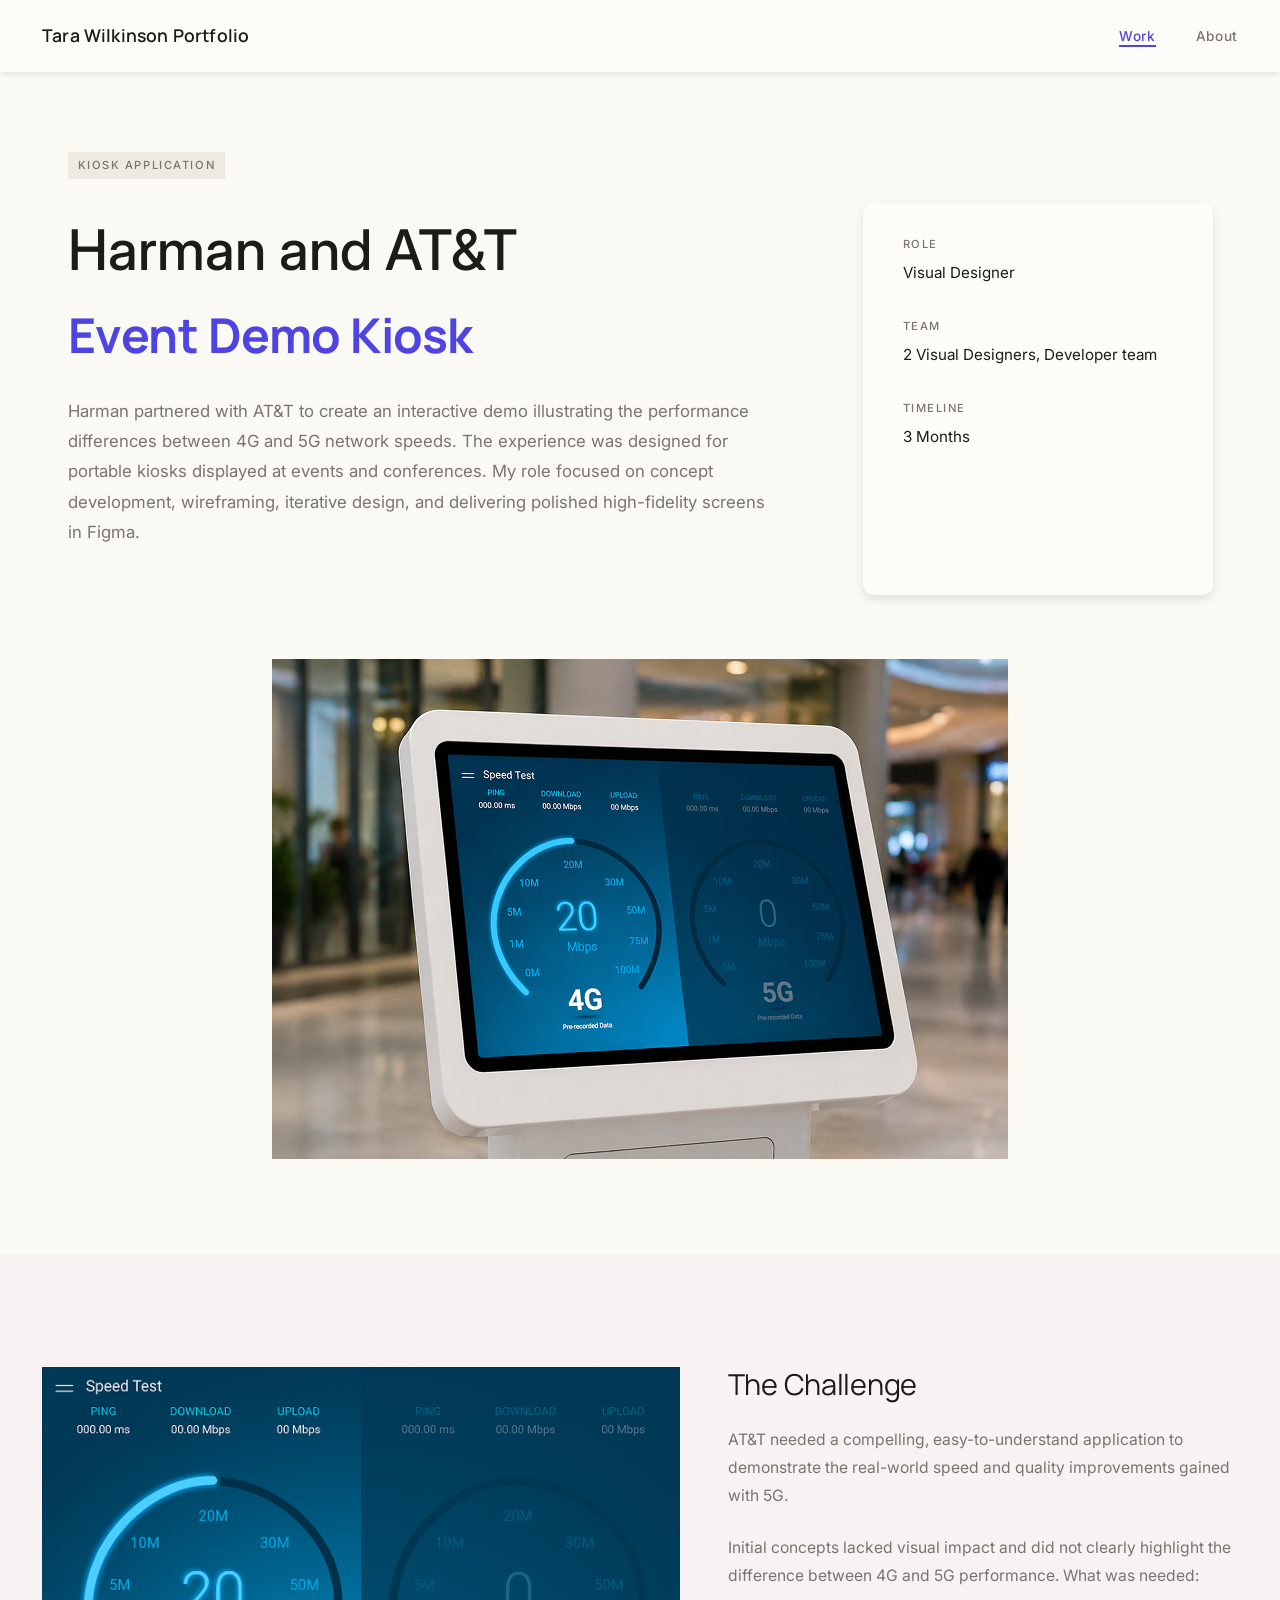
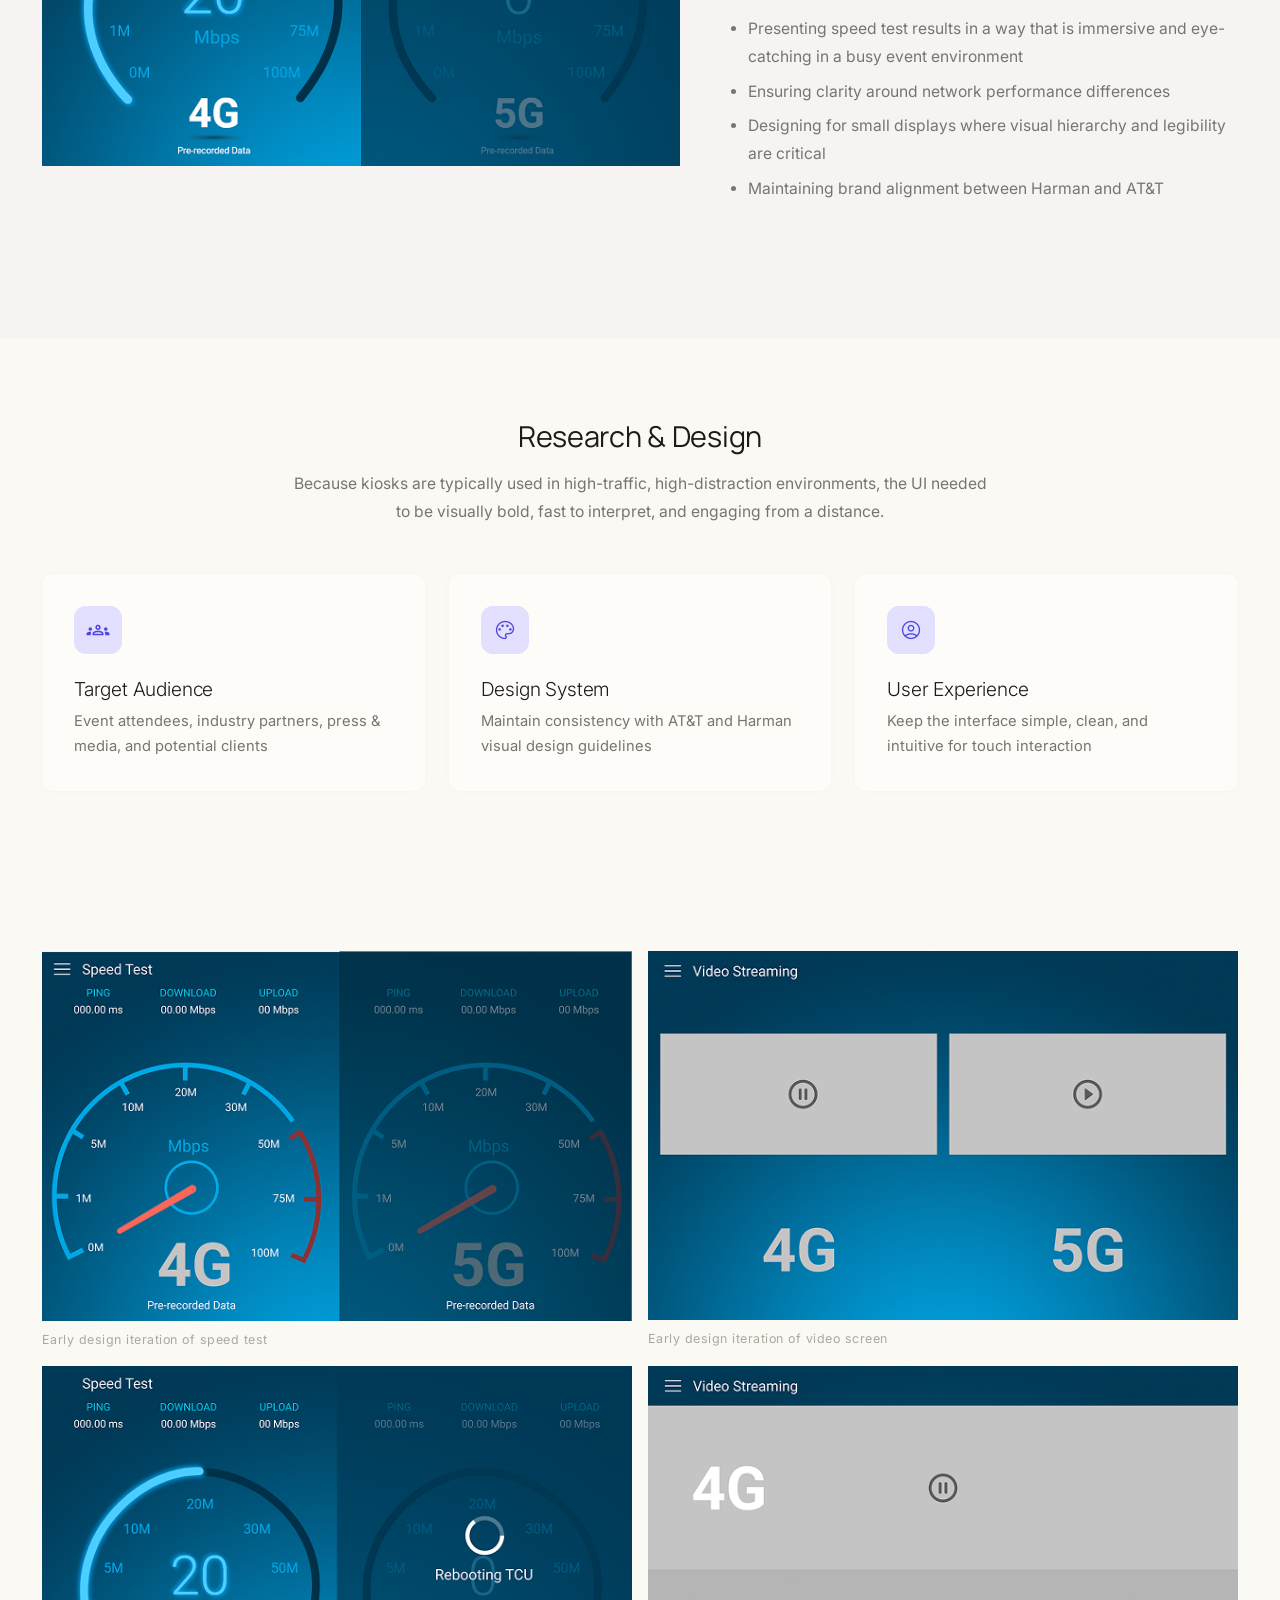
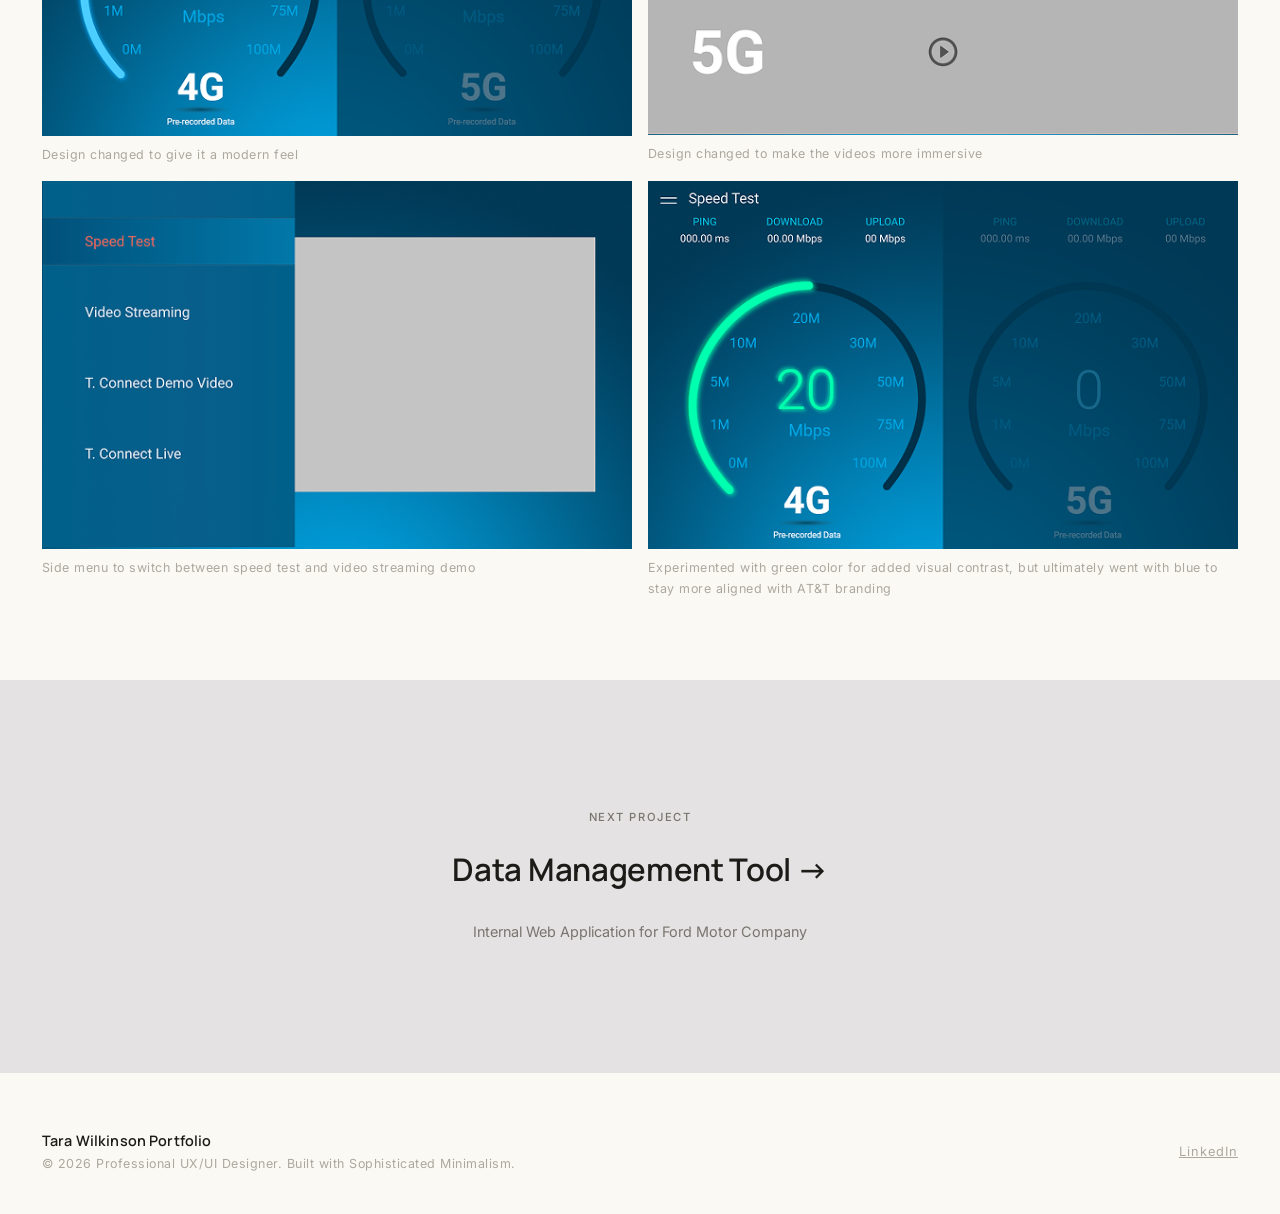
<file: kiosk.html>
<!DOCTYPE html>
<html lang="en">

  <head>
    <meta charset="UTF-8" />
    <meta name="viewport" content="width=device-width, initial-scale=1.0" />
    <title>Event Demo Kiosk — Tara Wilkinson</title>
    <link rel="stylesheet" href="styles.css" />
    <link rel="preconnect" href="https://fonts.googleapis.com" />
    <link rel="preconnect" href="https://fonts.gstatic.com" crossorigin />
    <link
      href="https://fonts.googleapis.com/css2?family=Playfair+Display:ital,wght@0,400;0,600;1,400&family=Inter:wght@300;400;500;600&display=swap"
      rel="stylesheet" />
  </head>

  <body>

    <!-- ===== NAVIGATION ===== -->
    <nav class="nav">
      <div class="nav__inner">
        <a href="index.html" class="nav__logo">Tara Wilkinson Portfolio</a>
        <ul class="nav__links">
          <li><a href="index.html" class="nav__link active">Work</a></li>
          <li><a href="about.html" class="nav__link">About</a></li>
        </ul>
      </div>
    </nav>

    <div class="page-wrapper">

      <!-- ===== PROJECT HERO ===== -->
      <div class="project-hero__container">
        <p class="label project-hero__category">Kiosk application</p>
        <header class="project-hero">
          <div>
            <p class="project-hero__company">Harman and AT&amp;T</p>
            <h1 class="project-hero__title">Event Demo Kiosk</h1>
            <p class="project-hero__desc">
              Harman partnered with AT&amp;T to create an interactive demo illustrating the performance differences
              between 4G and 5G network speeds. The experience was designed for portable kiosks displayed at events and
              conferences. My role focused on concept development, wireframing, iterative design, and delivering
              polished high-fidelity screens in Figma.
            </p>
          </div>

          <div class="project-meta">
            <div class="project-meta__item">
              <span class="label project-meta__label">Role</span>
              <p class="project-meta__value">Visual Designer</p>
            </div>
            <div class="project-meta__item">
              <span class="label project-meta__label">Team</span>
              <p class="project-meta__value">2 Visual Designers, Developer team</p>
            </div>
            <div class="project-meta__item">
              <span class="label project-meta__label">Timeline</span>
              <p class="project-meta__value">3 Months</p>
            </div>
          </div>
        </header>
      </div>


      <!-- ===== HERO IMAGE ===== -->
      <div class="project-body">
        <div class="project-img-full">
          <img src="images/kiosk/kiosk-1.png" alt="Harman AT&T Kiosk Application">
        </div>
      </div>

      <!-- ===== THE CHALLENGE ===== -->
      <section class="project-section project-section--alt">
        <div class="project-body">
          <div class="project-section__inner project-section__inner--media">
            <figure class="project-section__media">
              <!-- Replace src with your kiosk challenge image -->
              <img src="images/kiosk/kiosk-2.png" alt="Event Demo Kiosk challenge" />
              <!-- <figcaption class="project-img-grid--caption">Caption goes here</figcaption> -->
            </figure>

            <div class="project-section__content">
              <h2 class="project-section__heading">The Challenge</h2>
              <p class="project-section__text">AT&amp;T needed a compelling, easy-to-understand application to
                demonstrate the real-world speed and quality improvements gained with 5G.</p>
              <p class="project-section__text">Initial concepts lacked visual impact and did not clearly highlight the
                difference between 4G and 5G performance. What was needed:</p>
              <ul class="project-section__list">
                <li>Presenting speed test results in a way that is immersive and eye-catching in a busy event
                  environment</li>
                <li>Ensuring clarity around network performance differences</li>
                <li>Designing for small displays where visual hierarchy and legibility are critical</li>
                <li>Maintaining brand alignment between Harman and AT&amp;T</li>
              </ul>
            </div>
          </div>
        </div>
      </section>

      <div class="project-body">
        <!-- Research & Design -->
        <section class="project-section">
          <div class="section-head section-head--center">
            <h2 class="section-head__title">Research &amp; Design</h2>
            <p class="section-head__intro">Because kiosks are typically used in high-traffic, high-distraction
              environments, the UI needed to be visually bold, fast to interpret, and engaging from a distance.</p>
          </div>

          <div class="info-cards info-cards--3col">
            <div class="info-card">
              <span class="info-card__icon" aria-hidden="true">
                <!-- Replace src with your chosen icon -->
                <img src="./images/icons/user-icon.png" />
              </span>
              <h3 class="info-card__title">Target Audience</h3>
              <p class="info-card__text">Event attendees, industry partners, press &amp; media, and potential clients
              </p>
            </div>
            <div class="info-card">
              <span class="info-card__icon" aria-hidden="true">
                <img src="./images/icons/brand-icon.png" />
              </span>
              <h3 class="info-card__title">Design System</h3>
              <p class="info-card__text">Maintain consistency with AT&amp;T and Harman visual design guidelines</p>
            </div>
            <div class="info-card">
              <span class="info-card__icon" aria-hidden="true">
                <img src="./images/icons/profile-icon.png" />
              </span>
              <h3 class="info-card__title">User Experience</h3>
              <p class="info-card__text">Keep the interface simple, clean, and intuitive for touch interaction</p>
            </div>
          </div>

          <div class="project-img-grid project-img-grid--2col" style="margin-top: 10rem;">
            <div>
              <img src="images/kiosk/kiosk-3.png" alt="Early design iteration of speed test">
              <p class="project-img-grid--caption">Early design iteration of speed test</p>
            </div>
            <div>
              <img src="images/kiosk/kiosk-4.png" alt="Early iteration of video screen">
              <p class="project-img-grid--caption">Early design iteration of video screen</p>
            </div>
            <div>
              <img src="images/kiosk/kiosk-5.png" alt="Modern speed test design">
              <p class="project-img-grid--caption">Design changed to give it a modern feel</p>
            </div>
            <div>
              <img src="images/kiosk/kiosk-6.png" alt="Immersive video design">
              <p class="project-img-grid--caption">Design changed to make the videos more immersive</p>
            </div>
          </div>

          <div class="project-img-grid project-img-grid--2col" style="margin-top: 1rem;">
            <div>
              <img src="images/kiosk/kiosk-7.png" alt="Side menu navigation">
              <p class="project-img-grid--caption">Side menu to switch between speed test and video streaming demo</p>
            </div>
            <div>
              <img src="images/kiosk/kiosk-8.png" alt="Green vs blue color exploration">
              <p class="project-img-grid--caption">Experimented with green color for added visual contrast, but
                ultimately went with blue to stay more aligned with AT&amp;T branding</p>
            </div>
          </div>
        </section>

      </div><!-- /project-body -->

      <!-- ===== NEXT PROJECT ===== -->
      <a href="ford-dmt.html" class="next-project container">
        <div>
          <p class="label next-project__label">Next Project</p>
          <h3 class="next-project__title">Data Management Tool →</h3>
          <p class="next-project__company">Internal Web Application for Ford Motor Company</p>
        </div>
      </a>

      <!-- ===== FOOTER ===== -->
      <footer class="footer">
        <div class="container footer__inner">
          <div>
            <p class="footer__brand">Tara Wilkinson Portfolio</p>
            <p class="footer__text">&copy; 2026 Professional UX/UI Designer. Built with Sophisticated Minimalism.</p>
          </div>
          <a href="https://www.linkedin.com/in/tara-wilkinson/" target="_blank" rel="noopener noreferrer"
            class="footer__linkedin">LinkedIn</a>
        </div>
      </footer>

    </div>
  </body>

</html>
</file>
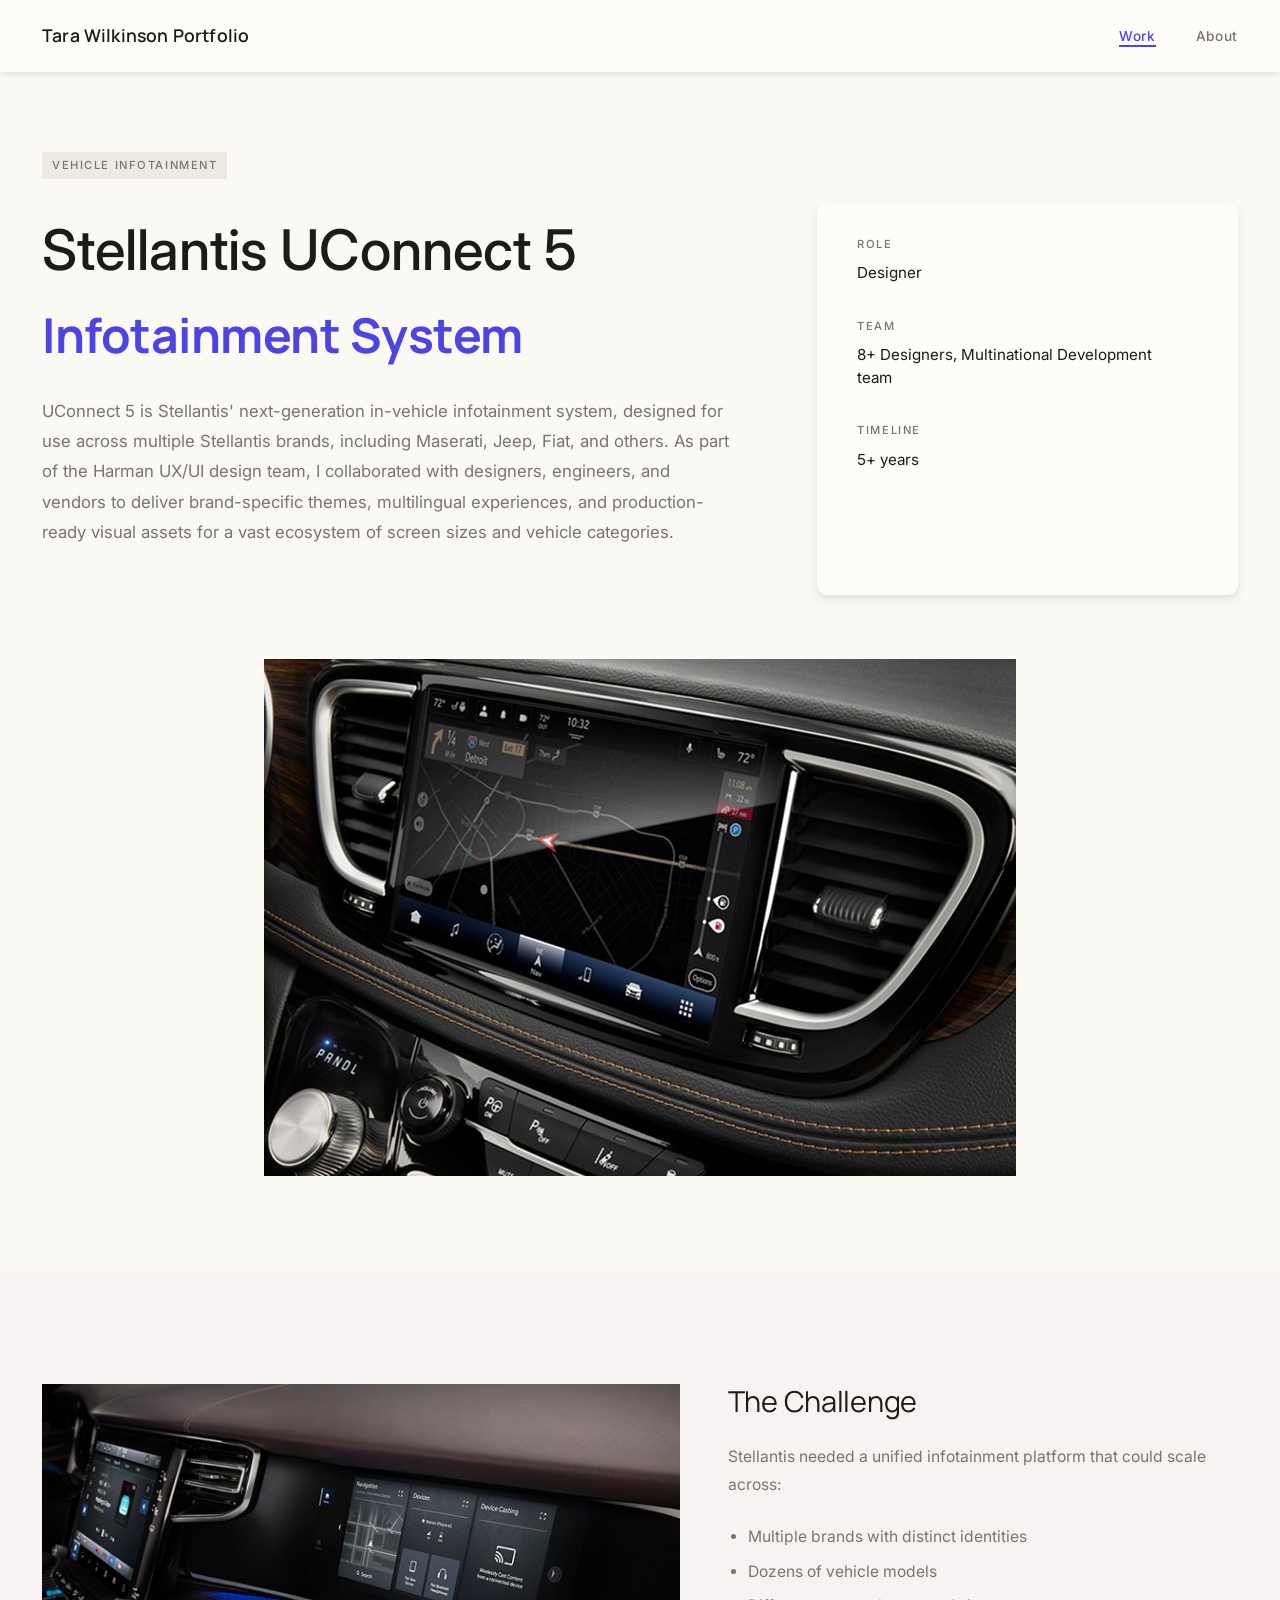
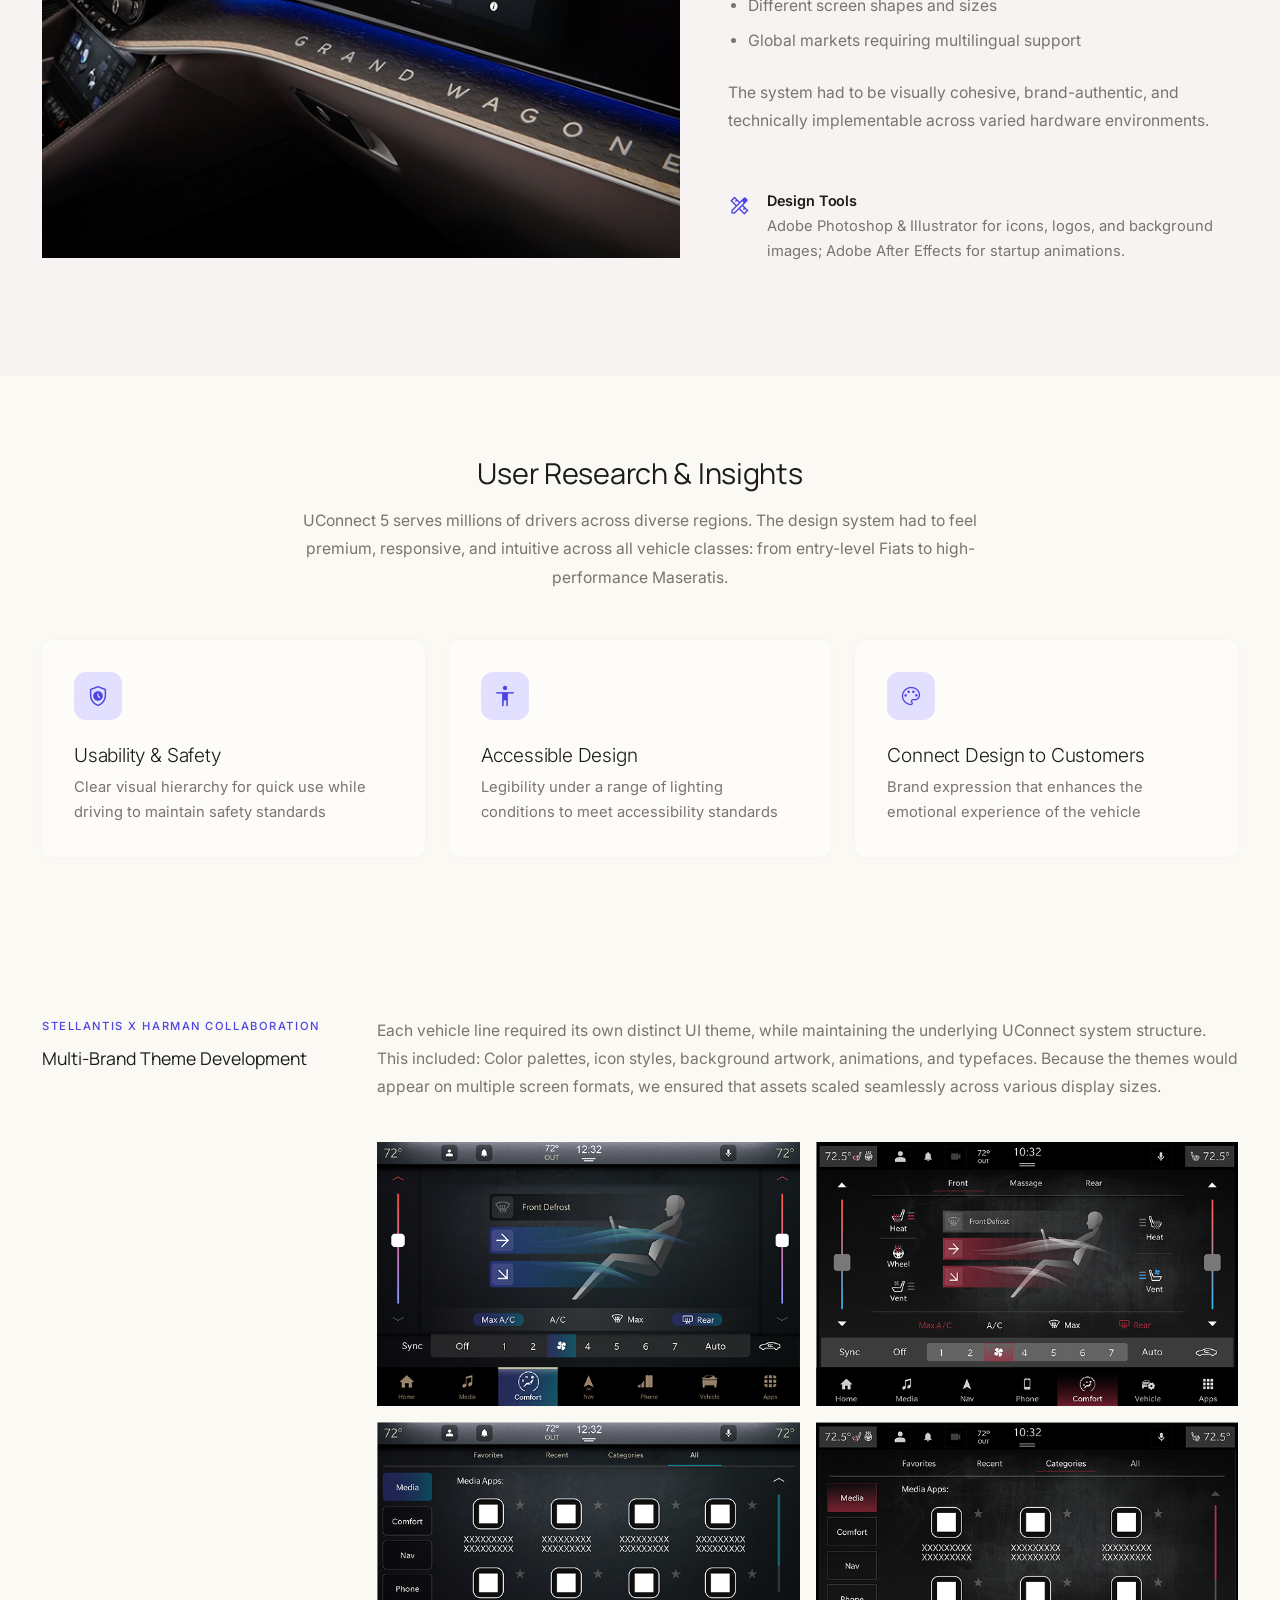
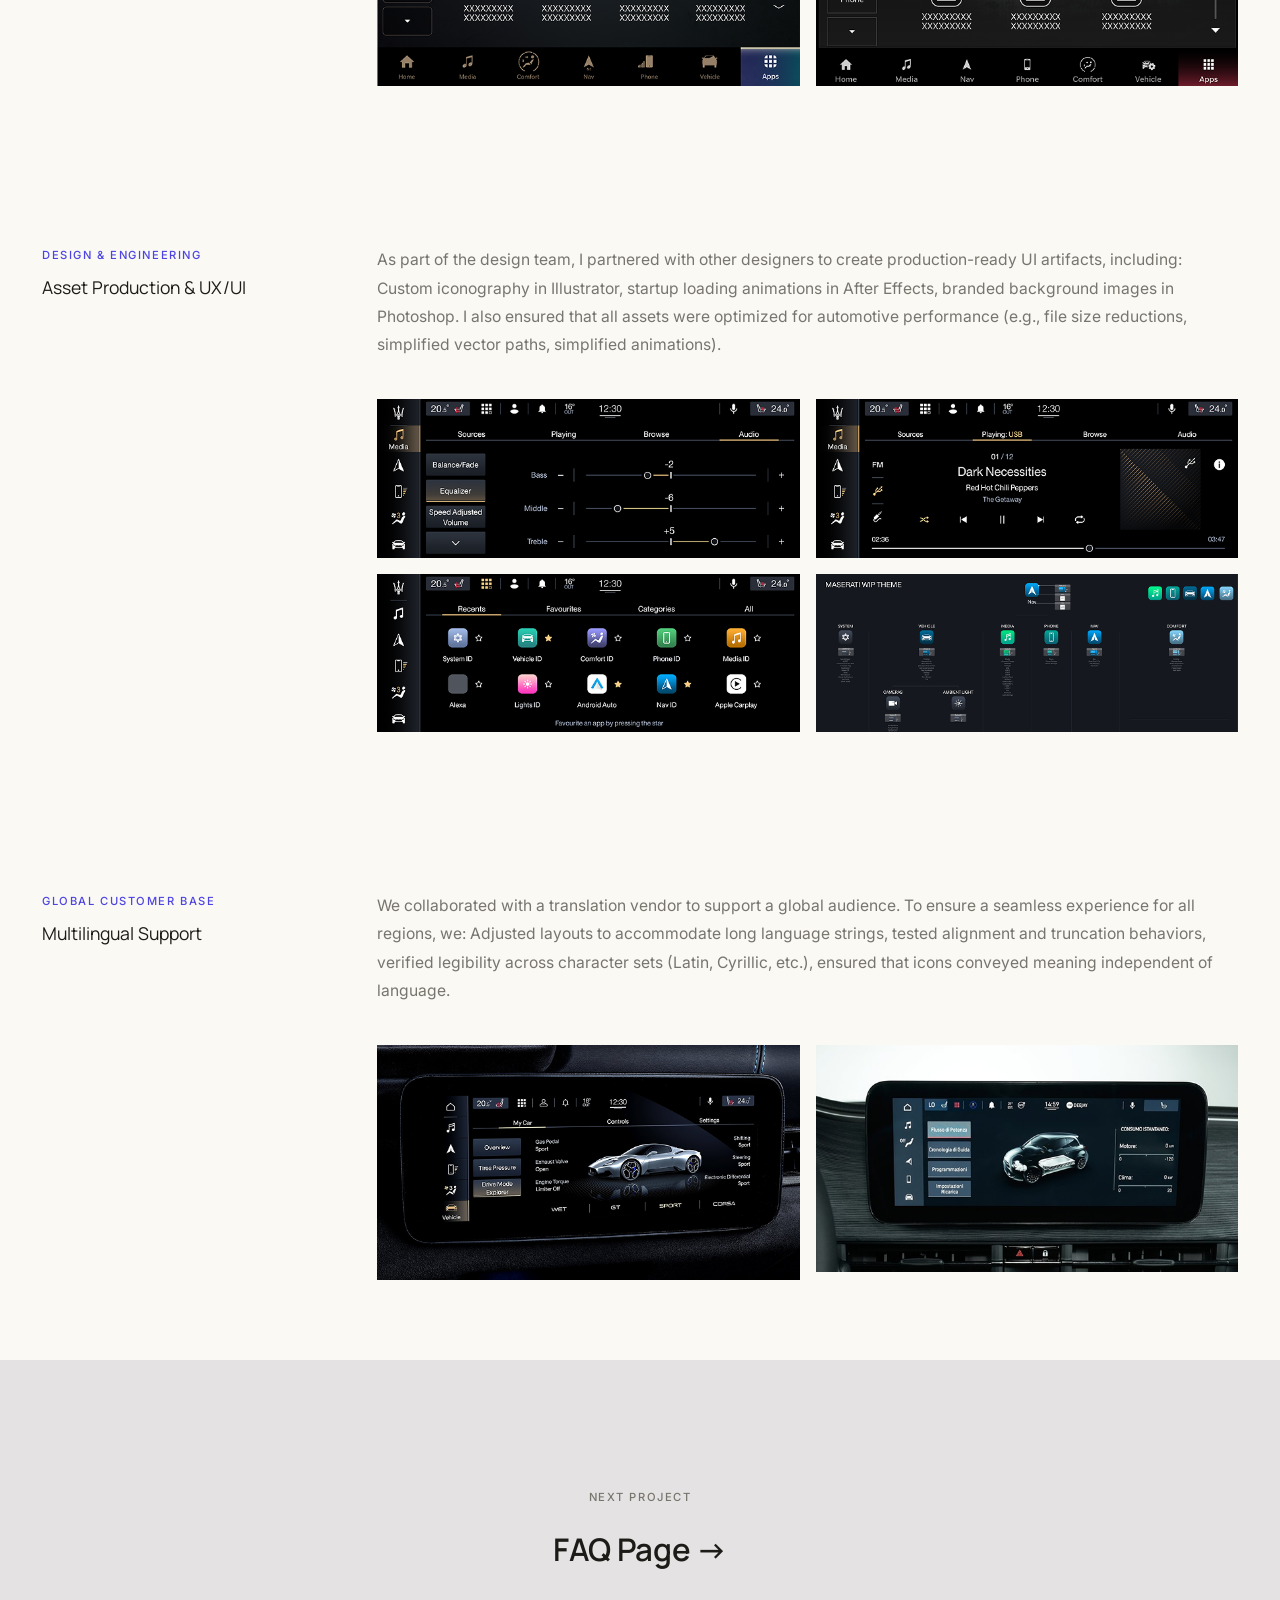
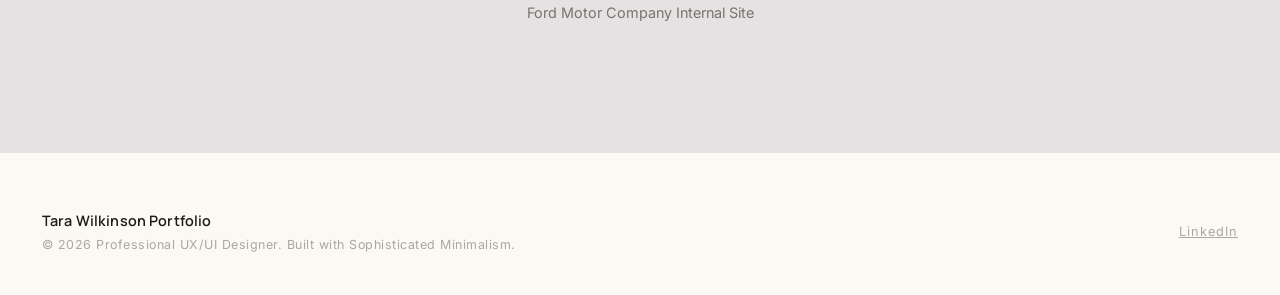
<file: uconnect5.html>
<!DOCTYPE html>
<html lang="en">

  <head>
    <meta charset="UTF-8" />
    <meta name="viewport" content="width=device-width, initial-scale=1.0" />
    <title>UConnect 5 — Tara Wilkinson</title>
    <link rel="stylesheet" href="styles.css" />
    <link rel="preconnect" href="https://fonts.googleapis.com" />
    <link rel="preconnect" href="https://fonts.gstatic.com" crossorigin />
    <link
      href="https://fonts.googleapis.com/css2?family=Playfair+Display:ital,wght@0,400;0,600;1,400&family=Inter:wght@300;400;500;600&display=swap"
      rel="stylesheet" />
  </head>

  <body>

    <!-- ===== NAVIGATION ===== -->
    <nav class="nav">
      <div class="nav__inner">
        <a href="index.html" class="nav__logo">Tara Wilkinson Portfolio</a>
        <ul class="nav__links">
          <li><a href="index.html" class="nav__link active">Work</a></li>
          <li><a href="about.html" class="nav__link">About</a></li>
        </ul>
      </div>
    </nav>

    <div class="page-wrapper">

      <!-- ===== PROJECT HERO ===== -->
      <div class="project-hero__container">
        <p class="label project-hero__category">vehicle Infotainment</p>
        <header class="project-hero">
          <div>
            <p class="project-hero__company">Stellantis UConnect 5</p>
            <h1 class="project-hero__title">Infotainment System</h1>
            <p class="project-hero__desc">
              UConnect 5 is Stellantis' next-generation in-vehicle infotainment system, designed for use across multiple
              Stellantis brands, including Maserati, Jeep, Fiat, and others. As part of the Harman UX/UI design team, I
              collaborated with designers, engineers, and vendors to deliver brand-specific themes, multilingual
              experiences, and production-ready visual assets for a vast ecosystem of screen sizes and vehicle
              categories.
            </p>
          </div>

          <div class="project-meta">
            <div class="project-meta__item">
              <span class="label project-meta__label">Role</span>
              <p class="project-meta__value">Designer</p>
            </div>
            <div class="project-meta__item">
              <span class="label project-meta__label">Team</span>
              <p class="project-meta__value">8+ Designers, Multinational Development team</p>
            </div>
            <div class="project-meta__item">
              <span class="label project-meta__label">Timeline</span>
              <p class="project-meta__value">5+ years</p>
            </div>
          </div>
        </header>
      </div>

      <!-- ===== HERO IMAGE ===== -->
      <div class="project-body">
        <div class="project-img-full">
          <!-- Replace with: <img src="images/uconnect5-hero.jpg" alt="UConnect 5 Infotainment System"> -->
          <img src="images/uconnect/uconnect-1.png" alt="UConnect 5 Infotainment System">
        </div>
      </div>

      <!-- ===== THE CHALLENGE (full-width alt band) ===== -->
      <section class="project-section project-section--alt">
        <div class="project-body">
          <div class="project-section__inner project-section__inner--media">
            <figure class="project-section__media">
              <!-- Replace src with your UConnect challenge image -->
              <img src="images/uconnect/uconnect-2.png" alt="UConnect 5 challenge" />
              <!-- <figcaption class="project-img-grid--caption">Caption goes here</figcaption> -->
            </figure>

            <div class="project-section__content">
              <h2 class="project-section__heading">The Challenge</h2>
              <p class="project-section__text">Stellantis needed a unified infotainment platform that could scale
                across:</p>
              <ul class="project-section__list">
                <li>Multiple brands with distinct identities</li>
                <li>Dozens of vehicle models</li>
                <li>Different screen shapes and sizes</li>
                <li>Global markets requiring multilingual support</li>
              </ul>
              <p class="project-section__text">The system had to be visually cohesive, brand-authentic, and technically
                implementable across varied hardware environments.</p>
              <aside class="section-note">
                <span class="section-note__icon" aria-hidden="true">
                  <img src="./images/icons/design-icon.png" />
                </span>
                <div class="section-note__body">
                  <h3 class="section-note__title">Design Tools</h3>
                  <p class="section-note__text">Adobe Photoshop &amp; Illustrator for icons, logos, and background
                    images; Adobe After Effects for startup animations.</p>
                </div>
              </aside>
            </div>
          </div>
        </div>

      </section>

      <div class="project-body">

        <!-- User Research & Insights -->
        <section class="project-section">
          <div class="section-head section-head--center">
            <h2 class="section-head__title">User Research &amp; Insights</h2>
            <p class="section-head__intro">UConnect 5 serves millions of drivers across diverse regions. The design
              system had to feel premium, responsive, and intuitive across all vehicle classes: from entry-level Fiats
              to high-performance Maseratis.</p>
          </div>

          <div class="info-cards info-cards--3col">
            <div class="info-card">
              <span class="info-card__icon" aria-hidden="true">
                <!-- Replace src with your chosen icon -->
                <img src="./images/icons/safety-icon.png" />
              </span>
              <h3 class="info-card__title">Usability &amp; Safety</h3>
              <p class="info-card__text">Clear visual hierarchy for quick use while driving to maintain safety standards
              </p>
            </div>
            <div class="info-card">
              <span class="info-card__icon" aria-hidden="true">
                <img src="./images/icons/accessible-icon.png" />
              </span>
              <h3 class="info-card__title">Accessible Design</h3>
              <p class="info-card__text">Legibility under a range of lighting conditions to meet accessibility standards
              </p>
            </div>
            <div class="info-card">
              <span class="info-card__icon" aria-hidden="true">
                <img src="./images/icons/brand-icon.png" />
              </span>
              <h3 class="info-card__title">Connect Design to Customers</h3>
              <p class="info-card__text">Brand expression that enhances the emotional experience of the vehicle</p>
            </div>
          </div>
        </section>

        <!-- Multi-Brand Theme Development -->
        <section class="project-section">
          <div class="project-section__inner">
            <div class="project-section__label-col">
              <p class="label theme-label">Stellantis x Harman Collaboration</p>
              <p class="label project-section__sublabel">Multi-Brand Theme Development</p>
            </div>
            <div class="project-section__content">
              <p class="project-section__text">Each vehicle line required its own distinct UI theme, while maintaining
                the underlying UConnect system structure. This included: Color palettes, icon styles, background
                artwork, animations, and typefaces. Because the themes would appear on multiple screen formats, we
                ensured that assets scaled seamlessly across various display sizes.</p>
              <div class="project-img-grid project-img-grid--2col" style="margin-top: 2.5rem;">
                <div>
                  <img src="images/uconnect/uconnect-3.png" alt="Blue theme HVAC controls">
                </div>
                <div>
                  <img src="images/uconnect/uconnect-4.png" alt="Red theme HVAC controls">
                </div>
                <div>
                  <img src="images/uconnect/uconnect-5.png" alt="Blue theme apps">
                </div>
                <div>
                  <img src="images/uconnect/uconnect-6.png" alt="Red theme apps">
                </div>
              </div>
            </div>
          </div>
        </section>

        <!-- Asset Production & UX/UI -->
        <section class="project-section">
          <div class="project-section__inner">
            <div class="project-section__label-col">
              <p class="label theme-label">Design &amp; Engineering</p>
              <p class="label project-section__sublabel">Asset Production &amp; UX/UI</p>
            </div>
            <div class="project-section__content">
              <p class="project-section__text">As part of the design team, I partnered with other designers to create
                production-ready UI artifacts, including: Custom iconography in Illustrator, startup loading animations
                in After Effects, branded background images in Photoshop. I also ensured that all assets were optimized
                for automotive performance (e.g., file size reductions, simplified vector paths, simplified animations).
              </p>
              <div class="project-img-grid project-img-grid--2col" style="margin-top: 2.5rem;">
                <div>
                  <img src="images/uconnect/uconnect-7.png" alt="Blue theme HVAC controls">
                </div>
                <div>
                  <img src="images/uconnect/uconnect-8.png" alt="Red theme HVAC controls">
                </div>
                <div>
                  <img src="images/uconnect/uconnect-9.png" alt="Blue theme apps">
                </div>
                <div>
                  <img src="images/uconnect/uconnect-10.png" alt="Red theme apps">
                </div>
              </div>
            </div>
          </div>
        </section>

        <!-- Multilingual Support -->
        <section class="project-section">
          <div class="project-section__inner">
            <div class="project-section__label-col">
              <p class="label theme-label">Global Customer Base</p>
              <p class="label project-section__sublabel">Multilingual Support</p>
            </div>
            <div class="project-section__content">
              <p class="project-section__text">We collaborated with a translation vendor to support a global audience.
                To ensure a seamless experience for all regions, we: Adjusted layouts to accommodate long language
                strings, tested alignment and truncation behaviors, verified legibility across character sets (Latin,
                Cyrillic, etc.), ensured that icons conveyed meaning independent of language.</p>
              <div class="project-img-grid project-img-grid--2col" style="margin-top: 2.5rem;">
                <div>
                  <img src="images/uconnect/uconnect-11.png" alt="Blue theme HVAC controls">
                </div>
                <div>
                  <img src="images/uconnect/uconnect-12.png" alt="Red theme HVAC controls">
                </div>
              </div>
            </div>
          </div>
        </section>

      </div><!-- /project-body -->

      <!-- ===== NEXT PROJECT ===== -->
      <a href="faq-page.html" class="next-project container">
        <div>
          <p class="label next-project__label">Next Project</p>
          <h3 class="next-project__title">FAQ Page →</h3>
          <p class="next-project__company">Ford Motor Company Internal Site</p>
        </div>
      </a>

      <!-- ===== FOOTER ===== -->
      <footer class="footer">
        <div class="container footer__inner">
          <div>
            <p class="footer__brand">Tara Wilkinson Portfolio</p>
            <p class="footer__text">&copy; 2026 Professional UX/UI Designer. Built with Sophisticated Minimalism.</p>
          </div>
          <a href="https://www.linkedin.com/in/tara-wilkinson/" target="_blank" rel="noopener noreferrer"
            class="footer__linkedin">LinkedIn</a>
        </div>
      </footer>

    </div>
  </body>

</html>
</file>
<file: styles.css>
/* ============================================
   TARA WILKINSON PORTFOLIO — SHARED STYLES
   ============================================ */

/* --- Google Fonts Import --- */
@import url('https://fonts.googleapis.com/css2?family=Playfair+Display:ital,wght@0,400;0,600;1,400&family=Inter:wght@300;400;500;600&display=swap');
@import url('https://fonts.googleapis.com/css2?family=Manrope:wght@200..800&display=swap');

/* --- Custom Properties --- */
:root {
  /* --color-bg:               #F6F4EF; */
  --color-bg: #faf9f3;
  --color-bg-alt: #F6F3F2;
  --color-surface: #EDEAE3;
  --color-surface-hover: #E4E1D9;
  --color-text: #1C1B18;
  --color-text-secondary: #78756F;
  --color-text-muted: #ABA89F;
  --color-border: #DAD7CF;
  --color-white: #FDFCF9;
  --color-purple: #4D44E3;
  --color-charcoal: #E4E2E2;

  --font-heading: 'Manrope', 'Playfair Display', Georgia, serif;
  --font-body: 'Inter', -apple-system, BlinkMacSystemFont, sans-serif;

  --max-width: 1260px;
  --nav-height: 72px;

  --ease: cubic-bezier(0.4, 0, 0.2, 1);
  --transition: 0.3s var(--ease);
}

/* --- Reset --- */
*,
*::before,
*::after {
  box-sizing: border-box;
  margin: 0;
  padding: 0;
}

html {
  scroll-behavior: smooth;
  font-size: 16px;
}

body {
  background-color: var(--color-bg);
  color: var(--color-text);
  font-family: var(--font-body);
  font-weight: 400;
  line-height: 1.7;
  -webkit-font-smoothing: antialiased;
}

img {
  display: block;
  max-width: 100%;
  height: auto;
}

a {
  color: inherit;
  text-decoration: none;
}

ul {
  list-style: none;
}

/* ============================================
   TYPOGRAPHY
   ============================================ */

h1,
h2,
h3,
h4 {
  font-family: var(--font-heading);
  font-weight: 400;
  line-height: 1.2;
  letter-spacing: -0.01em;
}

.label {
  font-family: var(--font-body);
  font-size: 0.7rem;
  font-weight: 500;
  letter-spacing: 0.14em;
  text-transform: uppercase;
  color: var(--color-text-secondary);
}

.theme-label {
  color: var(--color-purple);
}

.heading {
  font-family: var(--font-body);
  font-size: 3rem;
  font-weight: 500;
  letter-spacing: 0.01em;
}

.highlight-text {
  color: var(--color-purple);
}

/* ============================================
   LAYOUT UTILITIES
   ============================================ */

.container {
  width: 100%;
  max-width: var(--max-width);
  margin: 0 auto;
  padding: 0 2rem;
}

.divider {
  width: 100%;
  height: 1px;
  background: var(--color-border);
  border: none;
}

/* ============================================
   NAVIGATION
   ============================================ */

.nav {
  position: fixed;
  top: 0;
  left: 0;
  right: 0;
  z-index: 100;
  height: var(--nav-height);
  /* background: rgba(246, 244, 239, 0.92); */
  background-color: var(--color-white);
  backdrop-filter: blur(10px);
  -webkit-backdrop-filter: blur(10px);
  /* border-bottom: 1px solid var(--color-border); */
  box-shadow: 0 2px 6px 0 rgba(0, 0, 0, 0.1);
}

.nav__inner {
  display: flex;
  align-items: center;
  justify-content: space-between;
  height: 100%;
  max-width: var(--max-width);
  margin: 0 auto;
  padding: 0 2rem;
}

.nav__logo {
  font-family: var(--font-heading);
  font-size: 1.1rem;
  font-weight: 600;
  color: var(--color-text);
  letter-spacing: 0.01em;
  transition: opacity var(--transition);
}

.nav__logo:hover {
  opacity: 0.6;
}

.nav__links {
  display: flex;
  align-items: center;
  gap: 2.5rem;
}

.nav__link {
  font-size: 0.85rem;
  font-weight: 500;
  letter-spacing: 0.05em;
  color: var(--color-text-secondary);
  transition: color var(--transition);
  position: relative;
}

.nav__link::after {
  content: '';
  position: absolute;
  bottom: -3px;
  left: 0;
  width: 0;
  height: 2px;
  background: var(--color-purple);
  transition: width var(--transition);
}

.nav__link:hover {
  color: var(--color-text);
}

.nav__link:hover::after,
.nav__link.active::after {
  width: 100%;
}

.nav__link.active {
  color: var(--color-purple);
}

/* ============================================
   PAGE WRAPPER (accounts for fixed nav)
   ============================================ */

.page-wrapper {
  padding-top: var(--nav-height);
  min-height: 100vh;
  display: grid;
  grid-template-rows: auto 1fr auto;
}

/* ============================================
   IMAGE PLACEHOLDER
   ============================================ */

.img-placeholder {
  width: 100%;
  background: var(--color-surface);
  border: 1px solid var(--color-border);
  display: flex;
  flex-direction: column;
  align-items: center;
  justify-content: center;
  gap: 0.75rem;
  color: var(--color-text-muted);
  font-size: 0.72rem;
  letter-spacing: 0.12em;
  text-transform: uppercase;
  min-height: 360px;
}

.img-placeholder svg {
  opacity: 0.3;
}

.img-placeholder--short {
  min-height: 260px;
}

.img-placeholder--tall {
  min-height: 500px;
}

/* ============================================
   FOOTER
   ============================================ */

.footer {
  padding: 2.5rem 0;
  /* border-top: 1px solid var(--color-border); */
  margin-top: 1rem;
}

.footer__inner {
  display: flex;
  align-items: center;
  justify-content: space-between;
  flex-wrap: wrap;
  gap: 1rem;
}

.footer__text {
  font-size: 0.78rem;
  color: var(--color-text-muted);
  letter-spacing: 0.04em;
}

.footer__linkedin {
  font-size: 0.8rem;
  letter-spacing: 0.08em;
  color: var(--color-text-muted);
  transition: color var(--transition);
  text-decoration: underline;
}

.footer__linkedin:hover {
  color: var(--color-text);
}

.footer__brand {
  font-family: var(--font-heading);
  font-size: 0.9rem;
  font-weight: 600;
  color: var(--color-text);
  letter-spacing: 0.01em;
}

/* ============================================
   HOME PAGE — HERO
   ============================================ */

.hero {
  /* min-height: calc(100vh - var(--nav-height)); */
  display: flex;
  flex-direction: column;
  justify-content: center;
  padding: 18rem 2rem 10rem;
  max-width: var(--max-width);
  margin: 0 auto 12rem auto;
  position: relative;
}

.hero__headline {
  font-size: clamp(2.6rem, 6vw, 5rem);
  font-weight: 600;
  max-width: 20ch;
  line-height: 1.12;
  color: var(--color-text);
}

.hero__headline em {
  font-style: italic;
  color: var(--color-text-secondary);
}

.hero__scroll {
  position: absolute;
  bottom: 3rem;
  left: 2rem;
  display: flex;
  align-items: center;
  gap: 1rem;
  font-size: 0.70rem;
  font-weight: 500;
  letter-spacing: 0.16em;
  text-transform: uppercase;
  color: var(--color-text-muted);
}

.hero__scroll-line {
  height: 42px;
}

/* ============================================
   HOME PAGE — PROJECT GRID
   ============================================ */

.projects-section {
  padding: 2rem 0 4rem;
  /* border-top: 1px solid var(--color-border); */
}

.projects-grid {
  max-width: var(--max-width);
  margin: 0 auto;
  padding: 0 2rem;
  display: grid;
  grid-template-columns: repeat(2, 1fr);
  column-gap: 2rem;
}

.project-card-staggered {
  margin-top: 150px;
}

.project-card {
  display: block;
  background: var(--color-bg);
  /* border: 1px solid var(--color-border); */
  overflow: hidden;
  transition: background var(--transition);
  cursor: pointer;
  text-decoration: none;
  color: inherit;
}

.project-card:hover {
  /* background: var(--color-surface);
  border-radius: 10px; */
}

.project-card:hover .project-card__img-wrap img,
.project-card:hover .project-card__img-wrap .img-placeholder {
  transform: scale(1.02);
}

.project-card__img-wrap {
  overflow: hidden;
  width: 100%;
  aspect-ratio: 4/3;
  border-radius: 10px;
}

.project-card__img-wrap img,
.project-card__img-wrap .img-placeholder {
  width: 100%;
  height: 100%;
  object-fit: cover;
  transition: transform 0.5s var(--ease);
  min-height: unset;
}

.project-card__body {
  padding: 1.75rem 2rem 0rem 0;
}

.project-card__category {
  display: block;
  margin-bottom: 0.75rem;
  color: var(--color-purple);
  font-weight: 600;
  letter-spacing: 1px;
}

.project-card__title {
  font-size: 1.4rem;
  line-height: 1.25;
  margin-bottom: 0.35rem;
}

.project-card__description {
  color: var(--color-text-muted)
}

.project-card:hover .project-card__arrow {
  color: var(--color-text);
  gap: 0.75rem;
}

/* Wide card (spans full width) */
.project-card--wide {
  grid-column: 1 / -1;
}

.project-card--wide .project-card__img-wrap {
  aspect-ratio: 16/7;
}

/* ============================================
   ABOUT PAGE
   ============================================ */

.about {
  max-width: var(--max-width);
  margin: 0 auto;
  padding: 5rem 2rem 3rem;
  display: flex;
  justify-content: center;
}

.about--continued {
  padding-top: 0;
  padding-bottom: 5rem;
}

.about__eyebrow {
  margin-bottom: 2rem;
}

.about__body {
  display: flex;
  flex-direction: column;
  gap: 1.5rem;
  max-width: 70ch;
}

.about__body p {
  font-size: 1.05rem;
  line-height: 1.8;
  color: var(--color-text-secondary);
}

.about__photo {
  max-width: var(--max-width);
  margin: 0 auto;
  padding: 2rem 2rem 3rem;
}

/* ============================================
   PROJECT DETAIL PAGES
   ============================================ */

/* Project Hero */
.project-hero__container {
  display: flex;
  flex-direction: column;
  max-width: var(--max-width);
  padding: 5rem 2rem 4rem;
  margin: 0 auto;
}

.project-hero {
  /* padding: 5rem 2rem 4rem; */
  /* max-width: var(--max-width); */
  margin: 0 auto;
  /* border-bottom: 1px solid var(--color-border); */
  display: flex;
  column-gap: 5rem;
}

.project-hero__category {
  margin-bottom: 1.5rem;
  background-color: var(--color-surface);
  width: fit-content;
  padding: 4px 10px;
}

.project-hero__company {
  font-size: 3.5rem;
  margin-bottom: 0.5rem;
  font-weight: 500;
}

.project-hero__title {
  font-size: clamp(2rem, 4.5vw, 3rem);
  color: var(--color-purple);
  font-weight: 700;
  max-width: 16ch;
  margin-bottom: 2rem;
}

.project-hero__desc {
  font-size: 1.05rem;
  color: var(--color-text-secondary);
  max-width: 65ch;
  line-height: 1.8;
  margin-bottom: 3rem;
}

/* Project Meta Bar */
.project-meta {
  display: grid;
  grid-template-columns: repeat(1, 1fr);
  grid-auto-rows: min-content;
  gap: 2rem;
  padding: 2rem 3.5rem 2rem 2.5rem;
  max-width: fit-content;
  max-height: fit-content;
  border-radius: 10px;
  background-color: var(--color-white);
  box-shadow: 0 4px 10px rgba(0, 0, 0, 0.1);

}

.project-meta__item {}

.project-meta__label {
  display: block;
  margin-bottom: 0.5rem;
}

.project-meta__value {
  font-size: 0.95rem;
  color: var(--color-text);
  line-height: 1.5;
}

/* Project Body Content */
.project-body {
  max-width: var(--max-width);
  margin: 0 auto;
  padding: 0 2rem;
}

.project-section {
  padding: 5rem 0;
  /* border-bottom: 1px solid var(--color-border); */
}

.project-section--alt {
  background-color: var(--color-bg-alt);
  border-bottom: none;
  padding: 7rem 0;
}

.project-section:last-of-type {
  border-bottom: none;
}

.project-section__inner {
  display: grid;
  grid-template-columns: 1fr 3fr;
  gap: 3rem;
  align-items: start;
}

.project-section__inner--media {
  grid-template-columns: 5fr 4fr;
  /* wider left column for the image */
}

.project-section__media {
  margin: 0;
  /* reset default <figure> margin */
}

.project-section__media img {
  width: 100%;
}

.project-section__label-col {}

.project-section__content {}

.project-section__heading {
  font-size: 1.8rem;
  margin-bottom: 1.5rem;
}

.project-section__text {
  font-size: 0.98rem;
  color: var(--color-text-secondary);
  line-height: 1.8;
  margin-bottom: 1.5rem;
}

.project-section__text:last-child {
  margin-bottom: 0;
}

.project-section__list {
  list-style: disc;
  padding-left: 1.25rem;
  margin: 0 0 1.5rem;
  color: var(--color-text-secondary);
  font-size: 0.98rem;
  line-height: 1.8;
}

.project-section__list li {
  margin-bottom: 0.4rem;
}

.project-section__sublabel {
  margin-top: 0.5rem;
  color: var(--color-text);
  font-family: var(--font-heading);
  font-weight: 400;
  font-size: 1.1rem;
  letter-spacing: 0;
  text-transform: none;
}

.section-note {
  display: flex;
  gap: 1rem;
  align-items: flex-start;
  margin-top: 1rem;
  padding-top: 2rem;
}

.section-note+.section-note {
  margin-top: 0;
  padding-top: 1.25rem;
}

.section-note__icon {
  flex: 0 0 auto;
  color: var(--color-purple);
  line-height: 0;
  /* keeps the SVG vertically tidy */
  margin-top: 0.15rem;
}

.section-note__body {}

.section-note__title {
  font-family: var(--font-body);
  font-size: 0.9rem;
  font-weight: 600;
  color: var(--color-text);
  margin-bottom: 0.35rem;
}

.section-note__text {
  font-size: 0.92rem;
  color: var(--color-text-secondary);
  line-height: 1.7;
  margin: 0;
}

/* 3-column variant of key-points grid */
.key-points--3col {
  grid-template-columns: repeat(3, 1fr);
}

@media (max-width: 900px) {
  .key-points--3col {
    grid-template-columns: 1fr;
  }

  .project-hero {
    flex-direction: column;
    row-gap: 2rem;
  }

  .next-project div {
    padding: 4rem 1.5rem;
  }

}

/* Key Points Grid */
.key-points {
  display: grid;
  grid-template-columns: repeat(2, 1fr);
  gap: 1.5rem 2.5rem;
  margin-top: 2rem;
}

.key-point {}

.key-point__heading {
  font-size: 0.8rem;
  font-weight: 600;
  letter-spacing: 0.08em;
  text-transform: uppercase;
  margin-bottom: 0.5rem;
  color: var(--color-text);
}

.key-point__text {
  font-size: 0.9rem;
  color: var(--color-text-secondary);
  line-height: 1.7;
}

/* ============================================
   CENTERED SECTION HEADER
   ============================================ */

.section-head--center {
  text-align: center;
  max-width: 70ch;
  margin: 0 auto 3rem auto;
}

.section-head__title {
  font-size: 1.8rem;
  margin-bottom: 1rem;
}

.section-head__intro {
  font-size: 0.98rem;
  color: var(--color-text-secondary);
  line-height: 1.8;
  margin: 0;
}

/* ============================================
   INFO CARDS
   ============================================ */

.info-cards {
  display: grid;
  grid-template-columns: repeat(2, 1fr);
  gap: 1.5rem;
}

.info-cards--3col {
  grid-template-columns: repeat(3, 1fr);
}

.info-card {
  background: var(--color-white);
  /* border: 1px solid var(--color-border); */
  box-shadow: 0 0 4px rgba(0, 0, 0, 0.03);
  border-radius: 10px;
  padding: 2rem 2rem;
}

.info-card__icon {
  display: inline-flex;
  color: var(--color-purple);
  line-height: 0;
  margin-bottom: 1.5rem;
  max-height: 48px;
  max-width: 48px;
}

.info-card__title {
  font-family: var(--font-body);
  font-size: 1.2rem;
  font-weight: 300;
  color: var(--color-text);
  margin-bottom: 0.5rem;
}

.info-card__text {
  font-size: 0.92rem;
  color: var(--color-text-secondary);
  line-height: 1.7;
  margin: 0;
}

/* Image Grid in project pages */
.project-img-grid {
  display: grid;
  gap: 1rem;
  margin-top: 2.5rem;
}

.project-img-grid--2col {
  grid-template-columns: 1fr 1fr;
}

.project-img-grid--caption {
  font-size: 0.78rem;
  color: var(--color-text-muted);
  letter-spacing: 0.04em;
  margin-top: 0.5rem;
}

.project-img-full {
  margin-top: 0rem;
  margin-bottom: 6rem;
}

.image-aside {
  max-width: 65%;
}

/* Tools/Info chips */
.chips {
  display: flex;
  flex-wrap: wrap;
  gap: 0.5rem;
  margin-top: 1rem;
}

.chip {
  background: var(--color-surface);
  border: 1px solid var(--color-border);
  padding: 0.35rem 0.85rem;
  font-size: 0.78rem;
  letter-spacing: 0.04em;
  color: var(--color-text-secondary);
  border-radius: 2px;
}

/* ============================================
   NEXT PROJECT (updated — arrow inline in title)
   ============================================ */

.next-project {
  min-width: 100%;
  margin: 0 auto;
  text-align: center;
  /* border-top: 1px solid var(--color-border); */
  background-color: var(--color-charcoal);
  text-decoration: none;
  color: inherit;
  transition: background var(--transition);
}

.next-project div {
  display: flex;
  flex-direction: column;
  justify-content: center;
  row-gap: 1.5rem;
  padding: 8rem 8rem;
}

.next-project__title {
  font-size: 1.95rem;
  font-weight: 600;
  display: inline-block;
  transition: transform 0.3s var(--ease);
}

.next-project:hover .next-project__title {
  transform: translateX(8px);
}

.next-project__company {
  font-size: 0.9rem;
  color: var(--color-text-secondary);
  margin-top: 0.5rem;
}

.next-project:hover .next-project__arrow {
  transform: translateX(8px);
}

.next-project__arrow {
  font-size: 2rem;
  color: var(--color-text-secondary);
  transition: transform 0.3s var(--ease), color var(--transition);
  line-height: 1;
}

.next-project:hover .next-project__arrow {
  color: var(--color-text);
}

/* ============================================
   RESPONSIVE
   ============================================ */

@media (max-width: 900px) {
  .projects-grid {
    grid-template-columns: 1fr;
  }

  .project-card--wide {
    grid-column: auto;
  }

  .about-hero {
    grid-template-columns: 1fr;
    gap: 2rem;
    padding: 4rem 1.5rem 3rem;
  }

  .project-hero {
    padding: 3rem 1.5rem 3rem;
  }

  .project-meta {
    grid-template-columns: 1fr 1fr;
  }

  .project-section__inner {
    grid-template-columns: 1fr;
    gap: 1.5rem;
  }

  .key-points {
    grid-template-columns: 1fr;
  }

  .project-img-grid--2col {
    grid-template-columns: 1fr;
  }

  .next-project {
    padding: 3rem 1.5rem;
  }
}

@media (max-width: 600px) {

  .container,
  .hero,
  .projects-grid,
  .project-body,
  .about-hero,
  .about-photo {
    padding-left: 1.25rem;
    padding-right: 1.25rem;
  }

  .hero__headline {
    font-size: 2.2rem;
  }

  .project-meta {
    grid-template-columns: 1fr;
    gap: 1.5rem;
  }

  .nav__links {
    gap: 1.5rem;
  }

  .footer__inner {
    flex-direction: column;
    align-items: flex-start;
  }
}
</file>
